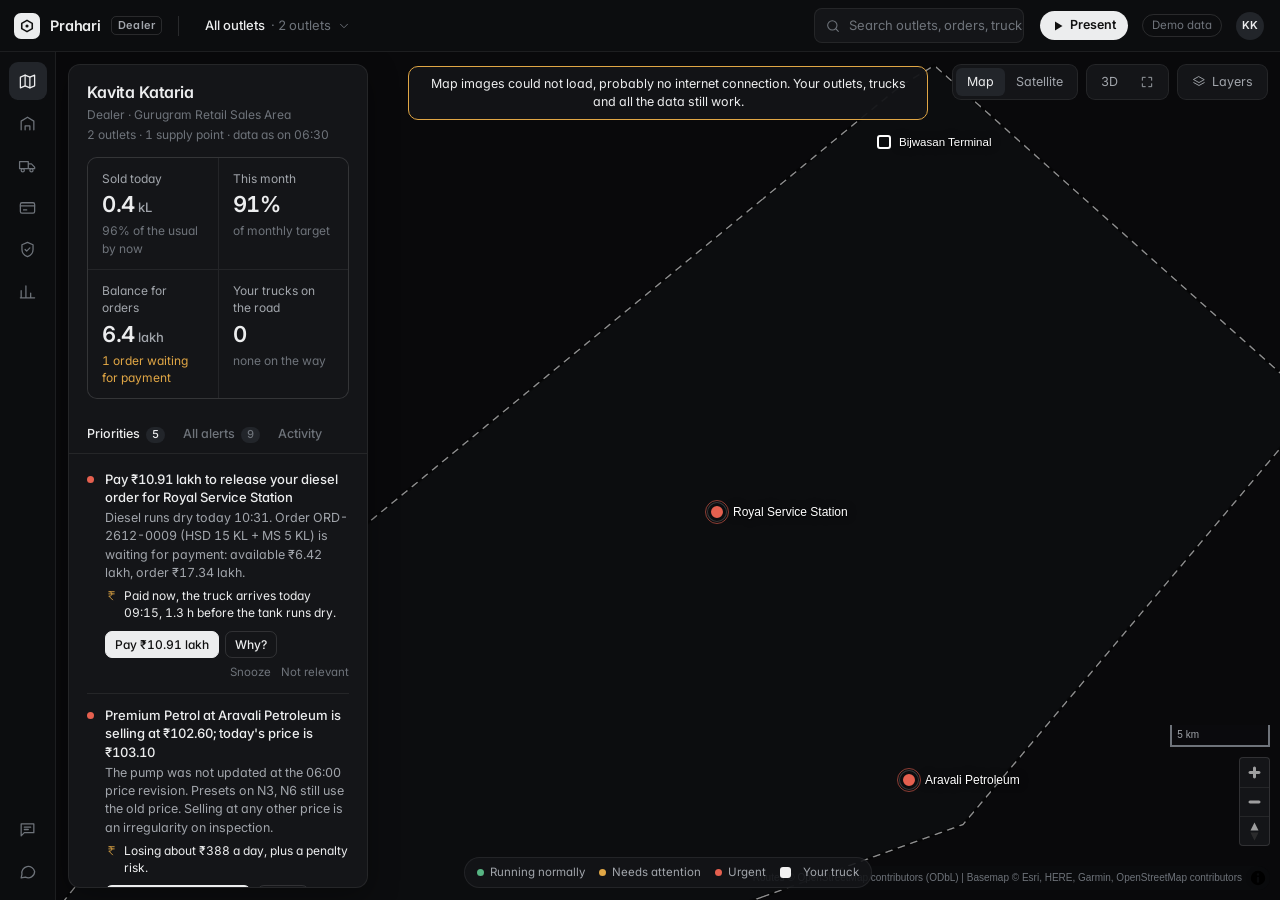
<file: poc/dealer/index.html>
<!doctype html>
<html lang="en">
<head>
<meta charset="utf-8">
<meta name="viewport" content="width=device-width, initial-scale=1, viewport-fit=cover">
<meta name="theme-color" content="#0c0d0f">
<title>Prahari · Dealer</title>
<link rel="icon" href="data:,">
<link rel="preconnect" href="https://fonts.googleapis.com">
<link rel="preconnect" href="https://fonts.gstatic.com" crossorigin>
<link href="https://fonts.googleapis.com/css2?family=Inter:wght@400;500;600;700&family=JetBrains+Mono:wght@400;500&display=swap" rel="stylesheet">
<link href="../vendor/maplibre-gl-4.7.1/maplibre-gl.css" rel="stylesheet">
<link href="../css/styles.css" rel="stylesheet">
<link href="css/dealer.css" rel="stylesheet">
</head>
<body class="dealer">
<div id="app">
  <header id="topbar">
    <div class="brand">
      <div class="brand-mark"><svg viewBox="0 0 16 16"><path d="M8 1.5 14 5v6l-6 3.5L2 11V5z" fill="none" stroke="#111" stroke-width="1.8" stroke-linejoin="round"/><circle cx="8" cy="8" r="1.8" fill="#111"/></svg></div>
      <span class="brand-name">Prahari</span>
      <span class="role-tag">Dealer</span>
    </div>
    <div class="tb-divider"></div>
    <div class="scope-wrap">
      <button class="area-select" id="areaSelect" aria-haspopup="listbox"><span id="scopeLabel">All outlets</span> <span class="faint" id="scopeSub"></span>
        <svg class="i" viewBox="0 0 24 24" style="width:14px;height:14px;color:var(--text-3)"><path d="m6 9 6 6 6-6"/></svg></button>
      <div class="menu hidden" id="scopeMenu" role="listbox"></div>
    </div>
    <button id="searchBtn" class="search">
      <svg class="i" viewBox="0 0 24 24"><circle cx="11" cy="11" r="7"/><path d="m20 20-3.5-3.5"/></svg>
      Search outlets, orders, trucks <kbd>⌘K</kbd></button>
    <div class="tb-right">
      <button class="present-btn" id="presentBtn" title="Start the guided presentation"><svg viewBox="0 0 12 12"><path d="M3 1.5v9l7.5-4.5z" fill="currentColor"/></svg>Present</button>
      <div class="seg speed" id="speedSeg" title="Demo clock speed: watch orders load, travel and arrive">
        <button data-speed="1" class="active">1×</button><button data-speed="10">10×</button><button data-speed="60">60×</button><button data-speed="300">300×</button>
      </div>
      <span class="demo-tag" title="Everything shown is generated sample data">Demo data</span>
      <span id="clock"></span>
      <div class="avatar" id="avatar"></div>
    </div>
  </header>

  <nav id="rail" aria-label="Sections">
    <button data-view="ops" data-label="Map" class="active"><svg class="i" viewBox="0 0 24 24"><path d="M9 4 3 6.5v13.5l6-2.5 6 2.5 6-2.5V4l-6 2.5z"/><path d="M9 4v13.5M15 6.5V20"/></svg></button>
    <button data-view="outlets" data-label="Outlets"><svg class="i" viewBox="0 0 24 24"><path d="M4 20V9l8-5 8 5v11"/><path d="M9 20v-5h6v5"/></svg></button>
    <button data-view="logistics" data-label="Orders & trucks"><svg class="i" viewBox="0 0 24 24"><path d="M2 7h11v9H2zM13 10h4l4 4v2h-8"/><circle cx="6" cy="18" r="2"/><circle cx="17" cy="18" r="2"/></svg></button>
    <button data-view="account" data-label="Account & payments"><svg class="i" viewBox="0 0 24 24"><rect x="3" y="6" width="18" height="13" rx="2"/><path d="M3 10h18M7 15h4"/></svg></button>
    <button data-view="compliance" data-label="Compliance"><svg class="i" viewBox="0 0 24 24"><path d="M12 3 5 6v6c0 4.5 3 7.5 7 9 4-1.5 7-4.5 7-9V6z"/><path d="m9 12 2 2 4-4"/></svg></button>
    <button data-view="analytics" data-label="Performance"><svg class="i" viewBox="0 0 24 24"><path d="M4 20V11M10 20V5M16 20v-6M21 20H3"/></svg></button>
    <div class="rail-spacer"></div>
    <button data-view="messages" data-label="Sales Officer"><svg class="i" viewBox="0 0 24 24"><path d="M4 5h16v11H8l-4 4z"/><path d="M8 9h8M8 12h5"/></svg></button>
    <button data-view="copilot" data-label="Assistant"><svg class="i" viewBox="0 0 24 24"><path d="M21 12a8 8 0 0 1-11.6 7.1L4 20l1-4.6A8 8 0 1 1 21 12z"/></svg></button>
  </nav>

  <main id="stage">
    <div id="map"></div>

    <div id="mapControls">
      <div class="seg" id="basemapSeg">
        <button data-basemap="dark" class="active">Map</button>
        <button data-basemap="sat">Satellite</button>
      </div>
      <div class="seg">
        <button id="btn3d" title="Tilt the map">3D</button>
        <button id="btnHome" title="Show all your outlets"><svg class="i" viewBox="0 0 24 24" style="width:14px;height:14px"><path d="M4 9V4h5M20 9V4h-5M4 15v5h5M20 15v5h-5"/></svg></button>
      </div>
      <div style="position:relative">
        <div class="seg"><button id="btnLayers"><svg class="i" viewBox="0 0 24 24" style="width:14px;height:14px"><path d="m12 3 9 5-9 5-9-5z"/><path d="m3 13 9 5 9-5"/></svg>Layers</button></div>
        <div class="layers-pop hidden" id="layersPop">
          <div class="lp-title">Show on map</div>
          <label>Your outlets<span class="toggle"><input type="checkbox" data-layer="outlets" checked><span></span></span></label>
          <label>Your tank trucks<span class="toggle"><input type="checkbox" data-layer="tankers" checked><span></span></span></label>
          <label>Delivery routes<span class="toggle"><input type="checkbox" data-layer="routes" checked><span></span></span></label>
          <label>Supply points<span class="toggle"><input type="checkbox" data-layer="depots" checked><span></span></span></label>
          <label>Catchment (3 km)<span class="toggle"><input type="checkbox" data-layer="catchment"><span></span></span></label>
          <label>Competitor outlets<span class="toggle"><input type="checkbox" data-layer="competitors"><span></span></span></label>
          <label>Truck road network<span class="toggle"><input type="checkbox" data-layer="roadnet"><span></span></span></label>
          <label>Sales area boundary<span class="toggle"><input type="checkbox" data-layer="area" checked><span></span></span></label>
        </div>
      </div>
    </div>

    <div id="mapNotice" class="hidden"></div>

    <div id="legend">
      <span><i class="dot ok"></i>Running normally</span>
      <span><i class="dot warn"></i>Needs attention</span>
      <span><i class="dot crit"></i>Urgent</span>
      <span><span class="lg-truck"></span>Your truck</span>
    </div>

    <aside id="leftPanel" class="panel"></aside>
    <aside id="rightPanel" class="panel hidden"></aside>
    <section id="overlay" class="overlay hidden"></section>
  </main>
</div>

<div id="palette" class="hidden">
  <div class="pal-box">
    <div class="pal-input-row"><svg class="i" viewBox="0 0 24 24"><circle cx="11" cy="11" r="7"/><path d="m20 20-3.5-3.5"/></svg><input id="palInput" placeholder="Search outlets, orders, invoices, trucks, UTRs" autocomplete="off"></div>
    <div id="palResults"></div>
  </div>
</div>
<div id="modal" class="hidden" role="dialog" aria-modal="true"><div class="modal-box"></div></div>
<div id="toasts" aria-live="polite"></div>
<div id="tooltip"></div>

<script src="../vendor/maplibre-gl-4.7.1/maplibre-gl.js"></script>
<script src="../js/roadnet.js"></script>
<script src="../js/roads.js"></script>
<script src="../js/data.js"></script>
<script src="../js/charts.js"></script>
<script src="js/config.js"></script>
<script src="js/world.js"></script>
<script src="js/engine.js"></script>
<script src="js/ui.js"></script>
<script src="js/forms.js"></script>
<script src="js/orders.js"></script>
<script src="js/account.js"></script>
<script src="js/map.js"></script>
<script src="js/panel.js"></script>
<script src="js/views.js"></script>
<script src="js/tour.js"></script>
<script src="js/main.js"></script>
</body>
</html>
</file>
<file: poc/vendor/maplibre-gl-4.7.1/maplibre-gl.css>
.maplibregl-map{font:12px/20px Helvetica Neue,Arial,Helvetica,sans-serif;overflow:hidden;position:relative;-webkit-tap-highlight-color:rgb(0 0 0/0)}.maplibregl-canvas{left:0;position:absolute;top:0}.maplibregl-map:fullscreen{height:100%;width:100%}.maplibregl-ctrl-group button.maplibregl-ctrl-compass{touch-action:none}.maplibregl-canvas-container.maplibregl-interactive,.maplibregl-ctrl-group button.maplibregl-ctrl-compass{cursor:grab;-webkit-user-select:none;-moz-user-select:none;user-select:none}.maplibregl-canvas-container.maplibregl-interactive.maplibregl-track-pointer{cursor:pointer}.maplibregl-canvas-container.maplibregl-interactive:active,.maplibregl-ctrl-group button.maplibregl-ctrl-compass:active{cursor:grabbing}.maplibregl-canvas-container.maplibregl-touch-zoom-rotate,.maplibregl-canvas-container.maplibregl-touch-zoom-rotate .maplibregl-canvas{touch-action:pan-x pan-y}.maplibregl-canvas-container.maplibregl-touch-drag-pan,.maplibregl-canvas-container.maplibregl-touch-drag-pan .maplibregl-canvas{touch-action:pinch-zoom}.maplibregl-canvas-container.maplibregl-touch-zoom-rotate.maplibregl-touch-drag-pan,.maplibregl-canvas-container.maplibregl-touch-zoom-rotate.maplibregl-touch-drag-pan .maplibregl-canvas{touch-action:none}.maplibregl-canvas-container.maplibregl-touch-drag-pan.maplibregl-cooperative-gestures,.maplibregl-canvas-container.maplibregl-touch-drag-pan.maplibregl-cooperative-gestures .maplibregl-canvas{touch-action:pan-x pan-y}.maplibregl-ctrl-bottom-left,.maplibregl-ctrl-bottom-right,.maplibregl-ctrl-top-left,.maplibregl-ctrl-top-right{pointer-events:none;position:absolute;z-index:2}.maplibregl-ctrl-top-left{left:0;top:0}.maplibregl-ctrl-top-right{right:0;top:0}.maplibregl-ctrl-bottom-left{bottom:0;left:0}.maplibregl-ctrl-bottom-right{bottom:0;right:0}.maplibregl-ctrl{clear:both;pointer-events:auto;transform:translate(0)}.maplibregl-ctrl-top-left .maplibregl-ctrl{float:left;margin:10px 0 0 10px}.maplibregl-ctrl-top-right .maplibregl-ctrl{float:right;margin:10px 10px 0 0}.maplibregl-ctrl-bottom-left .maplibregl-ctrl{float:left;margin:0 0 10px 10px}.maplibregl-ctrl-bottom-right .maplibregl-ctrl{float:right;margin:0 10px 10px 0}.maplibregl-ctrl-group{background:#fff;border-radius:4px}.maplibregl-ctrl-group:not(:empty){box-shadow:0 0 0 2px rgba(0,0,0,.1)}@media (forced-colors:active){.maplibregl-ctrl-group:not(:empty){box-shadow:0 0 0 2px ButtonText}}.maplibregl-ctrl-group button{background-color:transparent;border:0;box-sizing:border-box;cursor:pointer;display:block;height:29px;outline:none;padding:0;width:29px}.maplibregl-ctrl-group button+button{border-top:1px solid #ddd}.maplibregl-ctrl button .maplibregl-ctrl-icon{background-position:50%;background-repeat:no-repeat;display:block;height:100%;width:100%}@media (forced-colors:active){.maplibregl-ctrl-icon{background-color:transparent}.maplibregl-ctrl-group button+button{border-top:1px solid ButtonText}}.maplibregl-ctrl button::-moz-focus-inner{border:0;padding:0}.maplibregl-ctrl-attrib-button:focus,.maplibregl-ctrl-group button:focus{box-shadow:0 0 2px 2px #0096ff}.maplibregl-ctrl button:disabled{cursor:not-allowed}.maplibregl-ctrl button:disabled .maplibregl-ctrl-icon{opacity:.25}.maplibregl-ctrl button:not(:disabled):hover{background-color:rgb(0 0 0/5%)}.maplibregl-ctrl-group button:focus:focus-visible{box-shadow:0 0 2px 2px #0096ff}.maplibregl-ctrl-group button:focus:not(:focus-visible){box-shadow:none}.maplibregl-ctrl-group button:focus:first-child{border-radius:4px 4px 0 0}.maplibregl-ctrl-group button:focus:last-child{border-radius:0 0 4px 4px}.maplibregl-ctrl-group button:focus:only-child{border-radius:inherit}.maplibregl-ctrl button.maplibregl-ctrl-zoom-out .maplibregl-ctrl-icon{background-image:url("data:image/svg+xml;charset=utf-8,%3Csvg xmlns='http://www.w3.org/2000/svg' width='29' height='29' fill='%23333' viewBox='0 0 29 29'%3E%3Cpath d='M10 13c-.75 0-1.5.75-1.5 1.5S9.25 16 10 16h9c.75 0 1.5-.75 1.5-1.5S19.75 13 19 13z'/%3E%3C/svg%3E")}.maplibregl-ctrl button.maplibregl-ctrl-zoom-in .maplibregl-ctrl-icon{background-image:url("data:image/svg+xml;charset=utf-8,%3Csvg xmlns='http://www.w3.org/2000/svg' width='29' height='29' fill='%23333' viewBox='0 0 29 29'%3E%3Cpath d='M14.5 8.5c-.75 0-1.5.75-1.5 1.5v3h-3c-.75 0-1.5.75-1.5 1.5S9.25 16 10 16h3v3c0 .75.75 1.5 1.5 1.5S16 19.75 16 19v-3h3c.75 0 1.5-.75 1.5-1.5S19.75 13 19 13h-3v-3c0-.75-.75-1.5-1.5-1.5'/%3E%3C/svg%3E")}@media (forced-colors:active){.maplibregl-ctrl button.maplibregl-ctrl-zoom-out .maplibregl-ctrl-icon{background-image:url("data:image/svg+xml;charset=utf-8,%3Csvg xmlns='http://www.w3.org/2000/svg' width='29' height='29' fill='%23fff' viewBox='0 0 29 29'%3E%3Cpath d='M10 13c-.75 0-1.5.75-1.5 1.5S9.25 16 10 16h9c.75 0 1.5-.75 1.5-1.5S19.75 13 19 13z'/%3E%3C/svg%3E")}.maplibregl-ctrl button.maplibregl-ctrl-zoom-in .maplibregl-ctrl-icon{background-image:url("data:image/svg+xml;charset=utf-8,%3Csvg xmlns='http://www.w3.org/2000/svg' width='29' height='29' fill='%23fff' viewBox='0 0 29 29'%3E%3Cpath d='M14.5 8.5c-.75 0-1.5.75-1.5 1.5v3h-3c-.75 0-1.5.75-1.5 1.5S9.25 16 10 16h3v3c0 .75.75 1.5 1.5 1.5S16 19.75 16 19v-3h3c.75 0 1.5-.75 1.5-1.5S19.75 13 19 13h-3v-3c0-.75-.75-1.5-1.5-1.5'/%3E%3C/svg%3E")}}@media (forced-colors:active) and (prefers-color-scheme:light){.maplibregl-ctrl button.maplibregl-ctrl-zoom-out .maplibregl-ctrl-icon{background-image:url("data:image/svg+xml;charset=utf-8,%3Csvg xmlns='http://www.w3.org/2000/svg' width='29' height='29' viewBox='0 0 29 29'%3E%3Cpath d='M10 13c-.75 0-1.5.75-1.5 1.5S9.25 16 10 16h9c.75 0 1.5-.75 1.5-1.5S19.75 13 19 13z'/%3E%3C/svg%3E")}.maplibregl-ctrl button.maplibregl-ctrl-zoom-in .maplibregl-ctrl-icon{background-image:url("data:image/svg+xml;charset=utf-8,%3Csvg xmlns='http://www.w3.org/2000/svg' width='29' height='29' viewBox='0 0 29 29'%3E%3Cpath d='M14.5 8.5c-.75 0-1.5.75-1.5 1.5v3h-3c-.75 0-1.5.75-1.5 1.5S9.25 16 10 16h3v3c0 .75.75 1.5 1.5 1.5S16 19.75 16 19v-3h3c.75 0 1.5-.75 1.5-1.5S19.75 13 19 13h-3v-3c0-.75-.75-1.5-1.5-1.5'/%3E%3C/svg%3E")}}.maplibregl-ctrl button.maplibregl-ctrl-fullscreen .maplibregl-ctrl-icon{background-image:url("data:image/svg+xml;charset=utf-8,%3Csvg xmlns='http://www.w3.org/2000/svg' width='29' height='29' fill='%23333' viewBox='0 0 29 29'%3E%3Cpath d='M24 16v5.5c0 1.75-.75 2.5-2.5 2.5H16v-1l3-1.5-4-5.5 1-1 5.5 4 1.5-3zM6 16l1.5 3 5.5-4 1 1-4 5.5 3 1.5v1H7.5C5.75 24 5 23.25 5 21.5V16zm7-11v1l-3 1.5 4 5.5-1 1-5.5-4L6 13H5V7.5C5 5.75 5.75 5 7.5 5zm11 2.5c0-1.75-.75-2.5-2.5-2.5H16v1l3 1.5-4 5.5 1 1 5.5-4 1.5 3h1z'/%3E%3C/svg%3E")}.maplibregl-ctrl button.maplibregl-ctrl-shrink .maplibregl-ctrl-icon{background-image:url("data:image/svg+xml;charset=utf-8,%3Csvg xmlns='http://www.w3.org/2000/svg' width='29' height='29' viewBox='0 0 29 29'%3E%3Cpath d='M18.5 16c-1.75 0-2.5.75-2.5 2.5V24h1l1.5-3 5.5 4 1-1-4-5.5 3-1.5v-1zM13 18.5c0-1.75-.75-2.5-2.5-2.5H5v1l3 1.5L4 24l1 1 5.5-4 1.5 3h1zm3-8c0 1.75.75 2.5 2.5 2.5H24v-1l-3-1.5L25 5l-1-1-5.5 4L17 5h-1zM10.5 13c1.75 0 2.5-.75 2.5-2.5V5h-1l-1.5 3L5 4 4 5l4 5.5L5 12v1z'/%3E%3C/svg%3E")}@media (forced-colors:active){.maplibregl-ctrl button.maplibregl-ctrl-fullscreen .maplibregl-ctrl-icon{background-image:url("data:image/svg+xml;charset=utf-8,%3Csvg xmlns='http://www.w3.org/2000/svg' width='29' height='29' fill='%23fff' viewBox='0 0 29 29'%3E%3Cpath d='M24 16v5.5c0 1.75-.75 2.5-2.5 2.5H16v-1l3-1.5-4-5.5 1-1 5.5 4 1.5-3zM6 16l1.5 3 5.5-4 1 1-4 5.5 3 1.5v1H7.5C5.75 24 5 23.25 5 21.5V16zm7-11v1l-3 1.5 4 5.5-1 1-5.5-4L6 13H5V7.5C5 5.75 5.75 5 7.5 5zm11 2.5c0-1.75-.75-2.5-2.5-2.5H16v1l3 1.5-4 5.5 1 1 5.5-4 1.5 3h1z'/%3E%3C/svg%3E")}.maplibregl-ctrl button.maplibregl-ctrl-shrink .maplibregl-ctrl-icon{background-image:url("data:image/svg+xml;charset=utf-8,%3Csvg xmlns='http://www.w3.org/2000/svg' width='29' height='29' fill='%23fff' viewBox='0 0 29 29'%3E%3Cpath d='M18.5 16c-1.75 0-2.5.75-2.5 2.5V24h1l1.5-3 5.5 4 1-1-4-5.5 3-1.5v-1zM13 18.5c0-1.75-.75-2.5-2.5-2.5H5v1l3 1.5L4 24l1 1 5.5-4 1.5 3h1zm3-8c0 1.75.75 2.5 2.5 2.5H24v-1l-3-1.5L25 5l-1-1-5.5 4L17 5h-1zM10.5 13c1.75 0 2.5-.75 2.5-2.5V5h-1l-1.5 3L5 4 4 5l4 5.5L5 12v1z'/%3E%3C/svg%3E")}}@media (forced-colors:active) and (prefers-color-scheme:light){.maplibregl-ctrl button.maplibregl-ctrl-fullscreen .maplibregl-ctrl-icon{background-image:url("data:image/svg+xml;charset=utf-8,%3Csvg xmlns='http://www.w3.org/2000/svg' width='29' height='29' viewBox='0 0 29 29'%3E%3Cpath d='M24 16v5.5c0 1.75-.75 2.5-2.5 2.5H16v-1l3-1.5-4-5.5 1-1 5.5 4 1.5-3zM6 16l1.5 3 5.5-4 1 1-4 5.5 3 1.5v1H7.5C5.75 24 5 23.25 5 21.5V16zm7-11v1l-3 1.5 4 5.5-1 1-5.5-4L6 13H5V7.5C5 5.75 5.75 5 7.5 5zm11 2.5c0-1.75-.75-2.5-2.5-2.5H16v1l3 1.5-4 5.5 1 1 5.5-4 1.5 3h1z'/%3E%3C/svg%3E")}.maplibregl-ctrl button.maplibregl-ctrl-shrink .maplibregl-ctrl-icon{background-image:url("data:image/svg+xml;charset=utf-8,%3Csvg xmlns='http://www.w3.org/2000/svg' width='29' height='29' viewBox='0 0 29 29'%3E%3Cpath d='M18.5 16c-1.75 0-2.5.75-2.5 2.5V24h1l1.5-3 5.5 4 1-1-4-5.5 3-1.5v-1zM13 18.5c0-1.75-.75-2.5-2.5-2.5H5v1l3 1.5L4 24l1 1 5.5-4 1.5 3h1zm3-8c0 1.75.75 2.5 2.5 2.5H24v-1l-3-1.5L25 5l-1-1-5.5 4L17 5h-1zM10.5 13c1.75 0 2.5-.75 2.5-2.5V5h-1l-1.5 3L5 4 4 5l4 5.5L5 12v1z'/%3E%3C/svg%3E")}}.maplibregl-ctrl button.maplibregl-ctrl-compass .maplibregl-ctrl-icon{background-image:url("data:image/svg+xml;charset=utf-8,%3Csvg xmlns='http://www.w3.org/2000/svg' width='29' height='29' fill='%23333' viewBox='0 0 29 29'%3E%3Cpath d='m10.5 14 4-8 4 8z'/%3E%3Cpath fill='%23ccc' d='m10.5 16 4 8 4-8z'/%3E%3C/svg%3E")}@media (forced-colors:active){.maplibregl-ctrl button.maplibregl-ctrl-compass .maplibregl-ctrl-icon{background-image:url("data:image/svg+xml;charset=utf-8,%3Csvg xmlns='http://www.w3.org/2000/svg' width='29' height='29' fill='%23fff' viewBox='0 0 29 29'%3E%3Cpath d='m10.5 14 4-8 4 8z'/%3E%3Cpath fill='%23ccc' d='m10.5 16 4 8 4-8z'/%3E%3C/svg%3E")}}@media (forced-colors:active) and (prefers-color-scheme:light){.maplibregl-ctrl button.maplibregl-ctrl-compass .maplibregl-ctrl-icon{background-image:url("data:image/svg+xml;charset=utf-8,%3Csvg xmlns='http://www.w3.org/2000/svg' width='29' height='29' viewBox='0 0 29 29'%3E%3Cpath d='m10.5 14 4-8 4 8z'/%3E%3Cpath fill='%23ccc' d='m10.5 16 4 8 4-8z'/%3E%3C/svg%3E")}}.maplibregl-ctrl button.maplibregl-ctrl-terrain .maplibregl-ctrl-icon{background-image:url("data:image/svg+xml;charset=utf-8,%3Csvg xmlns='http://www.w3.org/2000/svg' width='22' height='22' fill='%23333' viewBox='0 0 22 22'%3E%3Cpath d='m1.754 13.406 4.453-4.851 3.09 3.09 3.281 3.277.969-.969-3.309-3.312 3.844-4.121 6.148 6.886h1.082v-.855l-7.207-8.07-4.84 5.187L6.169 6.57l-5.48 5.965v.871ZM.688 16.844h20.625v1.375H.688Zm0 0'/%3E%3C/svg%3E")}.maplibregl-ctrl button.maplibregl-ctrl-terrain-enabled .maplibregl-ctrl-icon{background-image:url("data:image/svg+xml;charset=utf-8,%3Csvg xmlns='http://www.w3.org/2000/svg' width='22' height='22' fill='%2333b5e5' viewBox='0 0 22 22'%3E%3Cpath d='m1.754 13.406 4.453-4.851 3.09 3.09 3.281 3.277.969-.969-3.309-3.312 3.844-4.121 6.148 6.886h1.082v-.855l-7.207-8.07-4.84 5.187L6.169 6.57l-5.48 5.965v.871ZM.688 16.844h20.625v1.375H.688Zm0 0'/%3E%3C/svg%3E")}.maplibregl-ctrl button.maplibregl-ctrl-geolocate .maplibregl-ctrl-icon{background-image:url("data:image/svg+xml;charset=utf-8,%3Csvg xmlns='http://www.w3.org/2000/svg' width='29' height='29' fill='%23333' viewBox='0 0 20 20'%3E%3Cpath d='M10 4C9 4 9 5 9 5v.1A5 5 0 0 0 5.1 9H5s-1 0-1 1 1 1 1 1h.1A5 5 0 0 0 9 14.9v.1s0 1 1 1 1-1 1-1v-.1a5 5 0 0 0 3.9-3.9h.1s1 0 1-1-1-1-1-1h-.1A5 5 0 0 0 11 5.1V5s0-1-1-1m0 2.5a3.5 3.5 0 1 1 0 7 3.5 3.5 0 1 1 0-7'/%3E%3Ccircle cx='10' cy='10' r='2'/%3E%3C/svg%3E")}.maplibregl-ctrl button.maplibregl-ctrl-geolocate:disabled .maplibregl-ctrl-icon{background-image:url("data:image/svg+xml;charset=utf-8,%3Csvg xmlns='http://www.w3.org/2000/svg' width='29' height='29' fill='%23aaa' viewBox='0 0 20 20'%3E%3Cpath d='M10 4C9 4 9 5 9 5v.1A5 5 0 0 0 5.1 9H5s-1 0-1 1 1 1 1 1h.1A5 5 0 0 0 9 14.9v.1s0 1 1 1 1-1 1-1v-.1a5 5 0 0 0 3.9-3.9h.1s1 0 1-1-1-1-1-1h-.1A5 5 0 0 0 11 5.1V5s0-1-1-1m0 2.5a3.5 3.5 0 1 1 0 7 3.5 3.5 0 1 1 0-7'/%3E%3Ccircle cx='10' cy='10' r='2'/%3E%3Cpath fill='red' d='m14 5 1 1-9 9-1-1z'/%3E%3C/svg%3E")}.maplibregl-ctrl button.maplibregl-ctrl-geolocate.maplibregl-ctrl-geolocate-active .maplibregl-ctrl-icon{background-image:url("data:image/svg+xml;charset=utf-8,%3Csvg xmlns='http://www.w3.org/2000/svg' width='29' height='29' fill='%2333b5e5' viewBox='0 0 20 20'%3E%3Cpath d='M10 4C9 4 9 5 9 5v.1A5 5 0 0 0 5.1 9H5s-1 0-1 1 1 1 1 1h.1A5 5 0 0 0 9 14.9v.1s0 1 1 1 1-1 1-1v-.1a5 5 0 0 0 3.9-3.9h.1s1 0 1-1-1-1-1-1h-.1A5 5 0 0 0 11 5.1V5s0-1-1-1m0 2.5a3.5 3.5 0 1 1 0 7 3.5 3.5 0 1 1 0-7'/%3E%3Ccircle cx='10' cy='10' r='2'/%3E%3C/svg%3E")}.maplibregl-ctrl button.maplibregl-ctrl-geolocate.maplibregl-ctrl-geolocate-active-error .maplibregl-ctrl-icon{background-image:url("data:image/svg+xml;charset=utf-8,%3Csvg xmlns='http://www.w3.org/2000/svg' width='29' height='29' fill='%23e58978' viewBox='0 0 20 20'%3E%3Cpath d='M10 4C9 4 9 5 9 5v.1A5 5 0 0 0 5.1 9H5s-1 0-1 1 1 1 1 1h.1A5 5 0 0 0 9 14.9v.1s0 1 1 1 1-1 1-1v-.1a5 5 0 0 0 3.9-3.9h.1s1 0 1-1-1-1-1-1h-.1A5 5 0 0 0 11 5.1V5s0-1-1-1m0 2.5a3.5 3.5 0 1 1 0 7 3.5 3.5 0 1 1 0-7'/%3E%3Ccircle cx='10' cy='10' r='2'/%3E%3C/svg%3E")}.maplibregl-ctrl button.maplibregl-ctrl-geolocate.maplibregl-ctrl-geolocate-background .maplibregl-ctrl-icon{background-image:url("data:image/svg+xml;charset=utf-8,%3Csvg xmlns='http://www.w3.org/2000/svg' width='29' height='29' fill='%2333b5e5' viewBox='0 0 20 20'%3E%3Cpath d='M10 4C9 4 9 5 9 5v.1A5 5 0 0 0 5.1 9H5s-1 0-1 1 1 1 1 1h.1A5 5 0 0 0 9 14.9v.1s0 1 1 1 1-1 1-1v-.1a5 5 0 0 0 3.9-3.9h.1s1 0 1-1-1-1-1-1h-.1A5 5 0 0 0 11 5.1V5s0-1-1-1m0 2.5a3.5 3.5 0 1 1 0 7 3.5 3.5 0 1 1 0-7'/%3E%3C/svg%3E")}.maplibregl-ctrl button.maplibregl-ctrl-geolocate.maplibregl-ctrl-geolocate-background-error .maplibregl-ctrl-icon{background-image:url("data:image/svg+xml;charset=utf-8,%3Csvg xmlns='http://www.w3.org/2000/svg' width='29' height='29' fill='%23e54e33' viewBox='0 0 20 20'%3E%3Cpath d='M10 4C9 4 9 5 9 5v.1A5 5 0 0 0 5.1 9H5s-1 0-1 1 1 1 1 1h.1A5 5 0 0 0 9 14.9v.1s0 1 1 1 1-1 1-1v-.1a5 5 0 0 0 3.9-3.9h.1s1 0 1-1-1-1-1-1h-.1A5 5 0 0 0 11 5.1V5s0-1-1-1m0 2.5a3.5 3.5 0 1 1 0 7 3.5 3.5 0 1 1 0-7'/%3E%3C/svg%3E")}.maplibregl-ctrl button.maplibregl-ctrl-geolocate.maplibregl-ctrl-geolocate-waiting .maplibregl-ctrl-icon{animation:maplibregl-spin 2s linear infinite}@media (forced-colors:active){.maplibregl-ctrl button.maplibregl-ctrl-geolocate .maplibregl-ctrl-icon{background-image:url("data:image/svg+xml;charset=utf-8,%3Csvg xmlns='http://www.w3.org/2000/svg' width='29' height='29' fill='%23fff' viewBox='0 0 20 20'%3E%3Cpath d='M10 4C9 4 9 5 9 5v.1A5 5 0 0 0 5.1 9H5s-1 0-1 1 1 1 1 1h.1A5 5 0 0 0 9 14.9v.1s0 1 1 1 1-1 1-1v-.1a5 5 0 0 0 3.9-3.9h.1s1 0 1-1-1-1-1-1h-.1A5 5 0 0 0 11 5.1V5s0-1-1-1m0 2.5a3.5 3.5 0 1 1 0 7 3.5 3.5 0 1 1 0-7'/%3E%3Ccircle cx='10' cy='10' r='2'/%3E%3C/svg%3E")}.maplibregl-ctrl button.maplibregl-ctrl-geolocate:disabled .maplibregl-ctrl-icon{background-image:url("data:image/svg+xml;charset=utf-8,%3Csvg xmlns='http://www.w3.org/2000/svg' width='29' height='29' fill='%23999' viewBox='0 0 20 20'%3E%3Cpath d='M10 4C9 4 9 5 9 5v.1A5 5 0 0 0 5.1 9H5s-1 0-1 1 1 1 1 1h.1A5 5 0 0 0 9 14.9v.1s0 1 1 1 1-1 1-1v-.1a5 5 0 0 0 3.9-3.9h.1s1 0 1-1-1-1-1-1h-.1A5 5 0 0 0 11 5.1V5s0-1-1-1m0 2.5a3.5 3.5 0 1 1 0 7 3.5 3.5 0 1 1 0-7'/%3E%3Ccircle cx='10' cy='10' r='2'/%3E%3Cpath fill='red' d='m14 5 1 1-9 9-1-1z'/%3E%3C/svg%3E")}.maplibregl-ctrl button.maplibregl-ctrl-geolocate.maplibregl-ctrl-geolocate-active .maplibregl-ctrl-icon{background-image:url("data:image/svg+xml;charset=utf-8,%3Csvg xmlns='http://www.w3.org/2000/svg' width='29' height='29' fill='%2333b5e5' viewBox='0 0 20 20'%3E%3Cpath d='M10 4C9 4 9 5 9 5v.1A5 5 0 0 0 5.1 9H5s-1 0-1 1 1 1 1 1h.1A5 5 0 0 0 9 14.9v.1s0 1 1 1 1-1 1-1v-.1a5 5 0 0 0 3.9-3.9h.1s1 0 1-1-1-1-1-1h-.1A5 5 0 0 0 11 5.1V5s0-1-1-1m0 2.5a3.5 3.5 0 1 1 0 7 3.5 3.5 0 1 1 0-7'/%3E%3Ccircle cx='10' cy='10' r='2'/%3E%3C/svg%3E")}.maplibregl-ctrl button.maplibregl-ctrl-geolocate.maplibregl-ctrl-geolocate-active-error .maplibregl-ctrl-icon{background-image:url("data:image/svg+xml;charset=utf-8,%3Csvg xmlns='http://www.w3.org/2000/svg' width='29' height='29' fill='%23e58978' viewBox='0 0 20 20'%3E%3Cpath d='M10 4C9 4 9 5 9 5v.1A5 5 0 0 0 5.1 9H5s-1 0-1 1 1 1 1 1h.1A5 5 0 0 0 9 14.9v.1s0 1 1 1 1-1 1-1v-.1a5 5 0 0 0 3.9-3.9h.1s1 0 1-1-1-1-1-1h-.1A5 5 0 0 0 11 5.1V5s0-1-1-1m0 2.5a3.5 3.5 0 1 1 0 7 3.5 3.5 0 1 1 0-7'/%3E%3Ccircle cx='10' cy='10' r='2'/%3E%3C/svg%3E")}.maplibregl-ctrl button.maplibregl-ctrl-geolocate.maplibregl-ctrl-geolocate-background .maplibregl-ctrl-icon{background-image:url("data:image/svg+xml;charset=utf-8,%3Csvg xmlns='http://www.w3.org/2000/svg' width='29' height='29' fill='%2333b5e5' viewBox='0 0 20 20'%3E%3Cpath d='M10 4C9 4 9 5 9 5v.1A5 5 0 0 0 5.1 9H5s-1 0-1 1 1 1 1 1h.1A5 5 0 0 0 9 14.9v.1s0 1 1 1 1-1 1-1v-.1a5 5 0 0 0 3.9-3.9h.1s1 0 1-1-1-1-1-1h-.1A5 5 0 0 0 11 5.1V5s0-1-1-1m0 2.5a3.5 3.5 0 1 1 0 7 3.5 3.5 0 1 1 0-7'/%3E%3C/svg%3E")}.maplibregl-ctrl button.maplibregl-ctrl-geolocate.maplibregl-ctrl-geolocate-background-error .maplibregl-ctrl-icon{background-image:url("data:image/svg+xml;charset=utf-8,%3Csvg xmlns='http://www.w3.org/2000/svg' width='29' height='29' fill='%23e54e33' viewBox='0 0 20 20'%3E%3Cpath d='M10 4C9 4 9 5 9 5v.1A5 5 0 0 0 5.1 9H5s-1 0-1 1 1 1 1 1h.1A5 5 0 0 0 9 14.9v.1s0 1 1 1 1-1 1-1v-.1a5 5 0 0 0 3.9-3.9h.1s1 0 1-1-1-1-1-1h-.1A5 5 0 0 0 11 5.1V5s0-1-1-1m0 2.5a3.5 3.5 0 1 1 0 7 3.5 3.5 0 1 1 0-7'/%3E%3C/svg%3E")}}@media (forced-colors:active) and (prefers-color-scheme:light){.maplibregl-ctrl button.maplibregl-ctrl-geolocate .maplibregl-ctrl-icon{background-image:url("data:image/svg+xml;charset=utf-8,%3Csvg xmlns='http://www.w3.org/2000/svg' width='29' height='29' viewBox='0 0 20 20'%3E%3Cpath d='M10 4C9 4 9 5 9 5v.1A5 5 0 0 0 5.1 9H5s-1 0-1 1 1 1 1 1h.1A5 5 0 0 0 9 14.9v.1s0 1 1 1 1-1 1-1v-.1a5 5 0 0 0 3.9-3.9h.1s1 0 1-1-1-1-1-1h-.1A5 5 0 0 0 11 5.1V5s0-1-1-1m0 2.5a3.5 3.5 0 1 1 0 7 3.5 3.5 0 1 1 0-7'/%3E%3Ccircle cx='10' cy='10' r='2'/%3E%3C/svg%3E")}.maplibregl-ctrl button.maplibregl-ctrl-geolocate:disabled .maplibregl-ctrl-icon{background-image:url("data:image/svg+xml;charset=utf-8,%3Csvg xmlns='http://www.w3.org/2000/svg' width='29' height='29' fill='%23666' viewBox='0 0 20 20'%3E%3Cpath d='M10 4C9 4 9 5 9 5v.1A5 5 0 0 0 5.1 9H5s-1 0-1 1 1 1 1 1h.1A5 5 0 0 0 9 14.9v.1s0 1 1 1 1-1 1-1v-.1a5 5 0 0 0 3.9-3.9h.1s1 0 1-1-1-1-1-1h-.1A5 5 0 0 0 11 5.1V5s0-1-1-1m0 2.5a3.5 3.5 0 1 1 0 7 3.5 3.5 0 1 1 0-7'/%3E%3Ccircle cx='10' cy='10' r='2'/%3E%3Cpath fill='red' d='m14 5 1 1-9 9-1-1z'/%3E%3C/svg%3E")}}@keyframes maplibregl-spin{0%{transform:rotate(0deg)}to{transform:rotate(1turn)}}a.maplibregl-ctrl-logo{background-image:url("data:image/svg+xml;charset=utf-8,%3Csvg xmlns='http://www.w3.org/2000/svg' width='88' height='23' fill='none'%3E%3Cpath fill='%23000' fill-opacity='.4' fill-rule='evenodd' d='M17.408 16.796h-1.827l2.501-12.095h.198l3.324 6.533.988 2.19.988-2.19 3.258-6.533h.181l2.6 12.095h-1.81l-1.218-5.644-.362-1.71-.658 1.71-2.929 5.644h-.098l-2.914-5.644-.757-1.71-.345 1.71zm1.958-3.42-.726 3.663a1.255 1.255 0 0 1-1.232 1.011h-1.827a1.255 1.255 0 0 1-1.229-1.509l2.501-12.095a1.255 1.255 0 0 1 1.23-1.001h.197a1.25 1.25 0 0 1 1.12.685l3.19 6.273 3.125-6.263a1.25 1.25 0 0 1 1.123-.695h.181a1.255 1.255 0 0 1 1.227.991l1.443 6.71a5 5 0 0 1 .314-.787l.009-.016a4.6 4.6 0 0 1 1.777-1.887c.782-.46 1.668-.667 2.611-.667a4.6 4.6 0 0 1 1.7.32l.306.134c.21-.16.474-.256.759-.256h1.694a1.255 1.255 0 0 1 1.212.925 1.255 1.255 0 0 1 1.212-.925h1.711c.284 0 .545.094.755.252.613-.3 1.312-.45 2.075-.45 1.356 0 2.557.445 3.482 1.4q.47.48.763 1.064V4.701a1.255 1.255 0 0 1 1.255-1.255h1.86A1.255 1.255 0 0 1 54.44 4.7v9.194h2.217c.19 0 .37.043.532.118v-4.77c0-.356.147-.678.385-.906a2.42 2.42 0 0 1-.682-1.71c0-.665.267-1.253.735-1.7a2.45 2.45 0 0 1 1.722-.674 2.43 2.43 0 0 1 1.705.675q.318.302.504.683V4.7a1.255 1.255 0 0 1 1.255-1.255h1.744A1.255 1.255 0 0 1 65.812 4.7v3.335a4.8 4.8 0 0 1 1.526-.246c.938 0 1.817.214 2.59.69a4.47 4.47 0 0 1 1.67 1.743v-.98a1.255 1.255 0 0 1 1.256-1.256h1.777c.233 0 .451.064.639.174a3.4 3.4 0 0 1 1.567-.372c.346 0 .861.02 1.285.232a1.25 1.25 0 0 1 .689 1.004 4.7 4.7 0 0 1 .853-.588c.795-.44 1.675-.647 2.61-.647 1.385 0 2.65.39 3.525 1.396.836.938 1.168 2.173 1.168 3.528q-.001.515-.056 1.051a1.255 1.255 0 0 1-.947 1.09l.408.952a1.255 1.255 0 0 1-.477 1.552c-.418.268-.92.463-1.458.612-.613.171-1.304.244-2.049.244-1.06 0-2.043-.207-2.886-.698l-.015-.008c-.798-.48-1.419-1.135-1.818-1.963l-.004-.008a5.8 5.8 0 0 1-.548-2.512q0-.429.053-.843a1.3 1.3 0 0 1-.333-.086l-.166-.004c-.223 0-.426.062-.643.228-.03.024-.142.139-.142.59v3.883a1.255 1.255 0 0 1-1.256 1.256h-1.777a1.255 1.255 0 0 1-1.256-1.256V15.69l-.032.057a4.8 4.8 0 0 1-1.86 1.833 5.04 5.04 0 0 1-2.484.634 4.5 4.5 0 0 1-1.935-.424 1.25 1.25 0 0 1-.764.258h-1.71a1.255 1.255 0 0 1-1.256-1.255V7.687a2.4 2.4 0 0 1-.428.625c.253.23.412.561.412.93v7.553a1.255 1.255 0 0 1-1.256 1.255h-1.843a1.25 1.25 0 0 1-.894-.373c-.228.23-.544.373-.894.373H51.32a1.255 1.255 0 0 1-1.256-1.255v-1.251l-.061.117a4.7 4.7 0 0 1-1.782 1.884 4.77 4.77 0 0 1-2.485.67 5.6 5.6 0 0 1-1.485-.188l.009 2.764a1.255 1.255 0 0 1-1.255 1.259h-1.729a1.255 1.255 0 0 1-1.255-1.255v-3.537a1.255 1.255 0 0 1-1.167.793h-1.679a1.25 1.25 0 0 1-.77-.263 4.5 4.5 0 0 1-1.945.429c-.885 0-1.724-.21-2.495-.632l-.017-.01a5 5 0 0 1-1.081-.836 1.255 1.255 0 0 1-1.254 1.312h-1.81a1.255 1.255 0 0 1-1.228-.99l-.782-3.625-2.044 3.939a1.25 1.25 0 0 1-1.115.676h-.098a1.25 1.25 0 0 1-1.116-.68l-2.061-3.994zM35.92 16.63l.207-.114.223-.15q.493-.356.735-.785l.061-.118.033 1.332h1.678V9.242h-1.694l-.033 1.267q-.133-.329-.526-.658l-.032-.028a3.2 3.2 0 0 0-.668-.428l-.27-.12a3.3 3.3 0 0 0-1.235-.23q-1.136-.001-1.974.493a3.36 3.36 0 0 0-1.3 1.382q-.445.89-.444 2.074 0 1.2.51 2.107a3.8 3.8 0 0 0 1.382 1.381 3.9 3.9 0 0 0 1.893.477q.795 0 1.455-.33zm-2.789-5.38q-.576.675-.575 1.762 0 1.102.559 1.794.576.675 1.645.675a2.25 2.25 0 0 0 .934-.19 2.2 2.2 0 0 0 .468-.29l.178-.161a2.2 2.2 0 0 0 .397-.561q.244-.5.244-1.15v-.115q0-.708-.296-1.267l-.043-.077a2.2 2.2 0 0 0-.633-.709l-.13-.086-.047-.028a2.1 2.1 0 0 0-1.073-.285q-1.052 0-1.629.692zm2.316 2.706c.163-.17.28-.407.28-.83v-.114c0-.292-.06-.508-.15-.68a.96.96 0 0 0-.353-.389.85.85 0 0 0-.464-.127c-.4 0-.56.114-.664.239l-.01.012c-.148.174-.275.45-.275.945 0 .506.122.801.27.99.097.11.266.224.68.224.303 0 .504-.09.687-.269zm7.545 1.705a2.6 2.6 0 0 0 .331.423q.319.33.755.548l.173.074q.65.255 1.49.255 1.02 0 1.844-.493a3.45 3.45 0 0 0 1.316-1.4q.493-.904.493-2.089 0-1.909-.988-2.913-.988-1.02-2.584-1.02-.898 0-1.575.347a3 3 0 0 0-.415.262l-.199.166a3.4 3.4 0 0 0-.64.82V9.242h-1.712v11.553h1.729l-.017-5.134zm.53-1.138q.206.29.48.5l.155.11.053.034q.51.296 1.119.297 1.07 0 1.645-.675.577-.69.576-1.762 0-1.119-.576-1.777-.558-.675-1.645-.675-.435 0-.835.16a2 2 0 0 0-.284.136 2 2 0 0 0-.363.254 2.2 2.2 0 0 0-.46.569l-.082.162a2.6 2.6 0 0 0-.213 1.072v.115q0 .707.296 1.267l.135.211zm.964-.818a1.1 1.1 0 0 0 .367.385.94.94 0 0 0 .476.118c.423 0 .59-.117.687-.23.159-.194.28-.478.28-.95 0-.53-.133-.8-.266-.952l-.021-.025c-.078-.094-.231-.221-.68-.221a1 1 0 0 0-.503.135l-.012.007a.86.86 0 0 0-.335.343c-.073.133-.132.324-.132.614v.115a1.4 1.4 0 0 0 .14.66zm15.7-6.222q.347-.346.346-.856a1.05 1.05 0 0 0-.345-.79 1.18 1.18 0 0 0-.84-.329q-.51 0-.855.33a1.05 1.05 0 0 0-.346.79q0 .51.346.855.345.346.856.346.51 0 .839-.346zm4.337 9.314.033-1.332q.191.403.59.747l.098.081a4 4 0 0 0 .316.224l.223.122a3.2 3.2 0 0 0 1.44.322 3.8 3.8 0 0 0 1.875-.477 3.5 3.5 0 0 0 1.382-1.366q.527-.89.526-2.09 0-1.184-.444-2.073a3.24 3.24 0 0 0-1.283-1.399q-.823-.51-1.942-.51a3.5 3.5 0 0 0-1.527.344l-.086.043-.165.09a3 3 0 0 0-.33.214q-.432.315-.656.707a2 2 0 0 0-.099.198l.082-1.283V4.701h-1.744v12.095zm.473-2.509a2.5 2.5 0 0 0 .566.7q.117.098.245.18l.144.08a2.1 2.1 0 0 0 .975.232q1.07 0 1.645-.675.576-.69.576-1.778 0-1.102-.576-1.777-.56-.691-1.645-.692a2.2 2.2 0 0 0-1.015.235q-.22.113-.415.282l-.15.142a2.1 2.1 0 0 0-.42.594q-.223.479-.223 1.1v.115q0 .705.293 1.26zm2.616-.293c.157-.191.28-.479.28-.967 0-.51-.13-.79-.276-.961l-.021-.026c-.082-.1-.232-.225-.67-.225a.87.87 0 0 0-.681.279l-.012.011c-.154.155-.274.38-.274.807v.115c0 .285.057.499.144.669a1.1 1.1 0 0 0 .367.405c.137.082.28.123.455.123.423 0 .59-.118.686-.23zm8.266-3.013q.345-.13.724-.14l.069-.002q.493 0 .642.099l.247-1.794q-.196-.099-.717-.099a2.3 2.3 0 0 0-.545.063 2 2 0 0 0-.411.148 2.2 2.2 0 0 0-.4.249 2.5 2.5 0 0 0-.485.499 2.7 2.7 0 0 0-.32.581l-.05.137v-1.48h-1.778v7.553h1.777v-3.884q0-.546.159-.943a1.5 1.5 0 0 1 .466-.636 2.5 2.5 0 0 1 .399-.253 2 2 0 0 1 .224-.099zm9.784 2.656.05-.922q0-1.743-.856-2.698-.838-.97-2.584-.97-1.119-.001-2.007.493a3.46 3.46 0 0 0-1.4 1.382q-.493.906-.493 2.106 0 1.07.428 1.975.428.89 1.332 1.432.906.526 2.255.526.973 0 1.668-.185l.044-.012.135-.04q.613-.184.984-.421l-.542-1.267q-.3.162-.642.274l-.297.087q-.51.131-1.3.131-.954 0-1.497-.444a1.6 1.6 0 0 1-.192-.193q-.366-.44-.512-1.234l-.004-.021zm-5.427-1.256-.003.022h3.752v-.138q-.011-.727-.288-1.118a1 1 0 0 0-.156-.176q-.46-.428-1.316-.428-.986 0-1.494.604-.379.45-.494 1.234zm-27.053 2.77V4.7h-1.86v12.095h5.333V15.15zm7.103-5.908v7.553h-1.843V9.242h1.843z'/%3E%3Cpath fill='%23fff' d='m19.63 11.151-.757-1.71-.345 1.71-1.12 5.644h-1.827L18.083 4.7h.197l3.325 6.533.988 2.19.988-2.19L26.839 4.7h.181l2.6 12.095h-1.81l-1.218-5.644-.362-1.71-.658 1.71-2.93 5.644h-.098l-2.913-5.644zm14.836 5.81q-1.02 0-1.893-.478a3.8 3.8 0 0 1-1.381-1.382q-.51-.906-.51-2.106 0-1.185.444-2.074a3.36 3.36 0 0 1 1.3-1.382q.839-.494 1.974-.494a3.3 3.3 0 0 1 1.234.231 3.3 3.3 0 0 1 .97.575q.396.33.527.659l.033-1.267h1.694v7.553H37.18l-.033-1.332q-.279.593-1.02 1.053a3.17 3.17 0 0 1-1.662.444zm.296-1.482q.938 0 1.58-.642.642-.66.642-1.711v-.115q0-.708-.296-1.267a2.2 2.2 0 0 0-.807-.872 2.1 2.1 0 0 0-1.119-.313q-1.053 0-1.629.692-.575.675-.575 1.76 0 1.103.559 1.795.577.675 1.645.675zm6.521-6.237h1.711v1.4q.906-1.597 2.83-1.597 1.596 0 2.584 1.02.988 1.005.988 2.914 0 1.185-.493 2.09a3.46 3.46 0 0 1-1.316 1.399 3.5 3.5 0 0 1-1.844.493q-.954 0-1.662-.329a2.67 2.67 0 0 1-1.086-.97l.017 5.134h-1.728zm4.048 6.22q1.07 0 1.645-.674.577-.69.576-1.762 0-1.119-.576-1.777-.558-.675-1.645-.675-.592 0-1.12.296-.51.28-.822.823-.296.527-.296 1.234v.115q0 .708.296 1.267.313.543.823.855.51.296 1.119.297z'/%3E%3Cpath fill='%23e1e3e9' d='M51.325 4.7h1.86v10.45h3.473v1.646h-5.333zm7.12 4.542h1.843v7.553h-1.843zm.905-1.415a1.16 1.16 0 0 1-.856-.346 1.17 1.17 0 0 1-.346-.856 1.05 1.05 0 0 1 .346-.79q.346-.329.856-.329.494 0 .839.33a1.05 1.05 0 0 1 .345.79 1.16 1.16 0 0 1-.345.855q-.33.346-.84.346zm7.875 9.133a3.17 3.17 0 0 1-1.662-.444q-.723-.46-1.004-1.053l-.033 1.332h-1.71V4.701h1.743v4.657l-.082 1.283q.279-.658 1.086-1.119a3.5 3.5 0 0 1 1.778-.477q1.119 0 1.942.51a3.24 3.24 0 0 1 1.283 1.4q.445.888.444 2.072 0 1.201-.526 2.09a3.5 3.5 0 0 1-1.382 1.366 3.8 3.8 0 0 1-1.876.477zm-.296-1.481q1.069 0 1.645-.675.577-.69.577-1.778 0-1.102-.577-1.776-.56-.691-1.645-.692a2.12 2.12 0 0 0-1.58.659q-.642.641-.642 1.694v.115q0 .71.296 1.267a2.4 2.4 0 0 0 .807.872 2.1 2.1 0 0 0 1.119.313zm5.927-6.237h1.777v1.481q.263-.757.856-1.217a2.14 2.14 0 0 1 1.349-.46q.527 0 .724.098l-.247 1.794q-.149-.099-.642-.099-.774 0-1.416.494-.626.493-.626 1.58v3.883h-1.777V9.242zm9.534 7.718q-1.35 0-2.255-.526-.904-.543-1.332-1.432a4.6 4.6 0 0 1-.428-1.975q0-1.2.493-2.106a3.46 3.46 0 0 1 1.4-1.382q.889-.495 2.007-.494 1.744 0 2.584.97.855.956.856 2.7 0 .444-.05.92h-5.43q.18 1.005.708 1.45.542.443 1.497.443.79 0 1.3-.131a4 4 0 0 0 .938-.362l.542 1.267q-.411.263-1.119.46-.708.198-1.711.197zm1.596-4.558q.016-1.02-.444-1.432-.46-.428-1.316-.428-1.728 0-1.991 1.86z'/%3E%3Cpath d='M5.074 15.948a.484.657 0 0 0-.486.659v1.84a.484.657 0 0 0 .486.659h4.101a.484.657 0 0 0 .486-.659v-1.84a.484.657 0 0 0-.486-.659zm3.56 1.16H5.617v.838h3.017z' style='fill:%23fff;fill-rule:evenodd;stroke-width:1.03600001'/%3E%3Cg style='stroke-width:1.12603545'%3E%3Cpath d='M-9.408-1.416c-3.833-.025-7.056 2.912-7.08 6.615-.02 3.08 1.653 4.832 3.107 6.268.903.892 1.721 1.74 2.32 2.902l-.525-.004c-.543-.003-.992.304-1.24.639a1.87 1.87 0 0 0-.362 1.121l-.011 1.877c-.003.402.104.787.347 1.125.244.338.688.653 1.23.656l4.142.028c.542.003.99-.306 1.238-.641a1.87 1.87 0 0 0 .363-1.121l.012-1.875a1.87 1.87 0 0 0-.348-1.127c-.243-.338-.688-.653-1.23-.656l-.518-.004c.597-1.145 1.425-1.983 2.348-2.87 1.473-1.414 3.18-3.149 3.2-6.226-.016-3.59-2.923-6.684-6.993-6.707m-.006 1.1v.002c3.274.02 5.92 2.532 5.9 5.6-.017 2.706-1.39 4.026-2.863 5.44-1.034.994-2.118 2.033-2.814 3.633-.018.041-.052.055-.075.065q-.013.004-.02.01a.34.34 0 0 1-.226.084.34.34 0 0 1-.224-.086l-.092-.077c-.699-1.615-1.768-2.669-2.781-3.67-1.454-1.435-2.797-2.762-2.78-5.478.02-3.067 2.7-5.545 5.975-5.523m-.02 2.826c-1.62-.01-2.944 1.315-2.955 2.96-.01 1.646 1.295 2.988 2.916 2.999h.002c1.621.01 2.943-1.316 2.953-2.961.011-1.646-1.294-2.988-2.916-2.998m-.005 1.1c1.017.006 1.829.83 1.822 1.89s-.83 1.874-1.848 1.867c-1.018-.006-1.829-.83-1.822-1.89s.83-1.874 1.848-1.868m-2.155 11.857 4.14.025c.271.002.49.305.487.676l-.013 1.875c-.003.37-.224.67-.495.668l-4.14-.025c-.27-.002-.487-.306-.485-.676l.012-1.875c.003-.37.224-.67.494-.668' style='color:%23000;font-style:normal;font-variant:normal;font-weight:400;font-stretch:normal;font-size:medium;line-height:normal;font-family:sans-serif;font-variant-ligatures:normal;font-variant-position:normal;font-variant-caps:normal;font-variant-numeric:normal;font-variant-alternates:normal;font-feature-settings:normal;text-indent:0;text-align:start;text-decoration:none;text-decoration-line:none;text-decoration-style:solid;text-decoration-color:%23000;letter-spacing:normal;word-spacing:normal;text-transform:none;writing-mode:lr-tb;direction:ltr;text-orientation:mixed;dominant-baseline:auto;baseline-shift:baseline;text-anchor:start;white-space:normal;shape-padding:0;clip-rule:evenodd;display:inline;overflow:visible;visibility:visible;opacity:1;isolation:auto;mix-blend-mode:normal;color-interpolation:sRGB;color-interpolation-filters:linearRGB;solid-color:%23000;solid-opacity:1;vector-effect:none;fill:%23000;fill-opacity:.4;fill-rule:evenodd;stroke:none;stroke-width:2.47727823;stroke-linecap:butt;stroke-linejoin:miter;stroke-miterlimit:4;stroke-dasharray:none;stroke-dashoffset:0;stroke-opacity:1;color-rendering:auto;image-rendering:auto;shape-rendering:auto;text-rendering:auto' transform='translate(15.553 2.85)scale(.88807)'/%3E%3Cpath d='M-9.415-.316C-12.69-.338-15.37 2.14-15.39 5.207c-.017 2.716 1.326 4.041 2.78 5.477 1.013 1 2.081 2.055 2.78 3.67l.092.076a.34.34 0 0 0 .225.086.34.34 0 0 0 .227-.083l.019-.01c.022-.009.057-.024.074-.064.697-1.6 1.78-2.64 2.814-3.634 1.473-1.414 2.847-2.733 2.864-5.44.02-3.067-2.627-5.58-5.901-5.601m-.057 8.784c1.621.011 2.944-1.315 2.955-2.96.01-1.646-1.295-2.988-2.916-2.999-1.622-.01-2.945 1.315-2.955 2.96s1.295 2.989 2.916 3' style='clip-rule:evenodd;fill:%23e1e3e9;fill-opacity:1;fill-rule:evenodd;stroke:none;stroke-width:2.47727823;stroke-miterlimit:4;stroke-dasharray:none;stroke-opacity:.4' transform='translate(15.553 2.85)scale(.88807)'/%3E%3Cpath d='M-11.594 15.465c-.27-.002-.492.297-.494.668l-.012 1.876c-.003.371.214.673.485.675l4.14.027c.271.002.492-.298.495-.668l.012-1.877c.003-.37-.215-.672-.485-.674z' style='clip-rule:evenodd;fill:%23fff;fill-opacity:1;fill-rule:evenodd;stroke:none;stroke-width:2.47727823;stroke-miterlimit:4;stroke-dasharray:none;stroke-opacity:.4' transform='translate(15.553 2.85)scale(.88807)'/%3E%3C/g%3E%3C/svg%3E");background-repeat:no-repeat;cursor:pointer;display:block;height:23px;margin:0 0 -4px -4px;overflow:hidden;width:88px}a.maplibregl-ctrl-logo.maplibregl-compact{width:14px}@media (forced-colors:active){a.maplibregl-ctrl-logo{background-color:transparent;background-image:url("data:image/svg+xml;charset=utf-8,%3Csvg xmlns='http://www.w3.org/2000/svg' width='88' height='23' fill='none'%3E%3Cpath fill='%23000' fill-opacity='.4' fill-rule='evenodd' d='M17.408 16.796h-1.827l2.501-12.095h.198l3.324 6.533.988 2.19.988-2.19 3.258-6.533h.181l2.6 12.095h-1.81l-1.218-5.644-.362-1.71-.658 1.71-2.929 5.644h-.098l-2.914-5.644-.757-1.71-.345 1.71zm1.958-3.42-.726 3.663a1.255 1.255 0 0 1-1.232 1.011h-1.827a1.255 1.255 0 0 1-1.229-1.509l2.501-12.095a1.255 1.255 0 0 1 1.23-1.001h.197a1.25 1.25 0 0 1 1.12.685l3.19 6.273 3.125-6.263a1.25 1.25 0 0 1 1.123-.695h.181a1.255 1.255 0 0 1 1.227.991l1.443 6.71a5 5 0 0 1 .314-.787l.009-.016a4.6 4.6 0 0 1 1.777-1.887c.782-.46 1.668-.667 2.611-.667a4.6 4.6 0 0 1 1.7.32l.306.134c.21-.16.474-.256.759-.256h1.694a1.255 1.255 0 0 1 1.212.925 1.255 1.255 0 0 1 1.212-.925h1.711c.284 0 .545.094.755.252.613-.3 1.312-.45 2.075-.45 1.356 0 2.557.445 3.482 1.4q.47.48.763 1.064V4.701a1.255 1.255 0 0 1 1.255-1.255h1.86A1.255 1.255 0 0 1 54.44 4.7v9.194h2.217c.19 0 .37.043.532.118v-4.77c0-.356.147-.678.385-.906a2.42 2.42 0 0 1-.682-1.71c0-.665.267-1.253.735-1.7a2.45 2.45 0 0 1 1.722-.674 2.43 2.43 0 0 1 1.705.675q.318.302.504.683V4.7a1.255 1.255 0 0 1 1.255-1.255h1.744A1.255 1.255 0 0 1 65.812 4.7v3.335a4.8 4.8 0 0 1 1.526-.246c.938 0 1.817.214 2.59.69a4.47 4.47 0 0 1 1.67 1.743v-.98a1.255 1.255 0 0 1 1.256-1.256h1.777c.233 0 .451.064.639.174a3.4 3.4 0 0 1 1.567-.372c.346 0 .861.02 1.285.232a1.25 1.25 0 0 1 .689 1.004 4.7 4.7 0 0 1 .853-.588c.795-.44 1.675-.647 2.61-.647 1.385 0 2.65.39 3.525 1.396.836.938 1.168 2.173 1.168 3.528q-.001.515-.056 1.051a1.255 1.255 0 0 1-.947 1.09l.408.952a1.255 1.255 0 0 1-.477 1.552c-.418.268-.92.463-1.458.612-.613.171-1.304.244-2.049.244-1.06 0-2.043-.207-2.886-.698l-.015-.008c-.798-.48-1.419-1.135-1.818-1.963l-.004-.008a5.8 5.8 0 0 1-.548-2.512q0-.429.053-.843a1.3 1.3 0 0 1-.333-.086l-.166-.004c-.223 0-.426.062-.643.228-.03.024-.142.139-.142.59v3.883a1.255 1.255 0 0 1-1.256 1.256h-1.777a1.255 1.255 0 0 1-1.256-1.256V15.69l-.032.057a4.8 4.8 0 0 1-1.86 1.833 5.04 5.04 0 0 1-2.484.634 4.5 4.5 0 0 1-1.935-.424 1.25 1.25 0 0 1-.764.258h-1.71a1.255 1.255 0 0 1-1.256-1.255V7.687a2.4 2.4 0 0 1-.428.625c.253.23.412.561.412.93v7.553a1.255 1.255 0 0 1-1.256 1.255h-1.843a1.25 1.25 0 0 1-.894-.373c-.228.23-.544.373-.894.373H51.32a1.255 1.255 0 0 1-1.256-1.255v-1.251l-.061.117a4.7 4.7 0 0 1-1.782 1.884 4.77 4.77 0 0 1-2.485.67 5.6 5.6 0 0 1-1.485-.188l.009 2.764a1.255 1.255 0 0 1-1.255 1.259h-1.729a1.255 1.255 0 0 1-1.255-1.255v-3.537a1.255 1.255 0 0 1-1.167.793h-1.679a1.25 1.25 0 0 1-.77-.263 4.5 4.5 0 0 1-1.945.429c-.885 0-1.724-.21-2.495-.632l-.017-.01a5 5 0 0 1-1.081-.836 1.255 1.255 0 0 1-1.254 1.312h-1.81a1.255 1.255 0 0 1-1.228-.99l-.782-3.625-2.044 3.939a1.25 1.25 0 0 1-1.115.676h-.098a1.25 1.25 0 0 1-1.116-.68l-2.061-3.994zM35.92 16.63l.207-.114.223-.15q.493-.356.735-.785l.061-.118.033 1.332h1.678V9.242h-1.694l-.033 1.267q-.133-.329-.526-.658l-.032-.028a3.2 3.2 0 0 0-.668-.428l-.27-.12a3.3 3.3 0 0 0-1.235-.23q-1.136-.001-1.974.493a3.36 3.36 0 0 0-1.3 1.382q-.445.89-.444 2.074 0 1.2.51 2.107a3.8 3.8 0 0 0 1.382 1.381 3.9 3.9 0 0 0 1.893.477q.795 0 1.455-.33zm-2.789-5.38q-.576.675-.575 1.762 0 1.102.559 1.794.576.675 1.645.675a2.25 2.25 0 0 0 .934-.19 2.2 2.2 0 0 0 .468-.29l.178-.161a2.2 2.2 0 0 0 .397-.561q.244-.5.244-1.15v-.115q0-.708-.296-1.267l-.043-.077a2.2 2.2 0 0 0-.633-.709l-.13-.086-.047-.028a2.1 2.1 0 0 0-1.073-.285q-1.052 0-1.629.692zm2.316 2.706c.163-.17.28-.407.28-.83v-.114c0-.292-.06-.508-.15-.68a.96.96 0 0 0-.353-.389.85.85 0 0 0-.464-.127c-.4 0-.56.114-.664.239l-.01.012c-.148.174-.275.45-.275.945 0 .506.122.801.27.99.097.11.266.224.68.224.303 0 .504-.09.687-.269zm7.545 1.705a2.6 2.6 0 0 0 .331.423q.319.33.755.548l.173.074q.65.255 1.49.255 1.02 0 1.844-.493a3.45 3.45 0 0 0 1.316-1.4q.493-.904.493-2.089 0-1.909-.988-2.913-.988-1.02-2.584-1.02-.898 0-1.575.347a3 3 0 0 0-.415.262l-.199.166a3.4 3.4 0 0 0-.64.82V9.242h-1.712v11.553h1.729l-.017-5.134zm.53-1.138q.206.29.48.5l.155.11.053.034q.51.296 1.119.297 1.07 0 1.645-.675.577-.69.576-1.762 0-1.119-.576-1.777-.558-.675-1.645-.675-.435 0-.835.16a2 2 0 0 0-.284.136 2 2 0 0 0-.363.254 2.2 2.2 0 0 0-.46.569l-.082.162a2.6 2.6 0 0 0-.213 1.072v.115q0 .707.296 1.267l.135.211zm.964-.818a1.1 1.1 0 0 0 .367.385.94.94 0 0 0 .476.118c.423 0 .59-.117.687-.23.159-.194.28-.478.28-.95 0-.53-.133-.8-.266-.952l-.021-.025c-.078-.094-.231-.221-.68-.221a1 1 0 0 0-.503.135l-.012.007a.86.86 0 0 0-.335.343c-.073.133-.132.324-.132.614v.115a1.4 1.4 0 0 0 .14.66zm15.7-6.222q.347-.346.346-.856a1.05 1.05 0 0 0-.345-.79 1.18 1.18 0 0 0-.84-.329q-.51 0-.855.33a1.05 1.05 0 0 0-.346.79q0 .51.346.855.345.346.856.346.51 0 .839-.346zm4.337 9.314.033-1.332q.191.403.59.747l.098.081a4 4 0 0 0 .316.224l.223.122a3.2 3.2 0 0 0 1.44.322 3.8 3.8 0 0 0 1.875-.477 3.5 3.5 0 0 0 1.382-1.366q.527-.89.526-2.09 0-1.184-.444-2.073a3.24 3.24 0 0 0-1.283-1.399q-.823-.51-1.942-.51a3.5 3.5 0 0 0-1.527.344l-.086.043-.165.09a3 3 0 0 0-.33.214q-.432.315-.656.707a2 2 0 0 0-.099.198l.082-1.283V4.701h-1.744v12.095zm.473-2.509a2.5 2.5 0 0 0 .566.7q.117.098.245.18l.144.08a2.1 2.1 0 0 0 .975.232q1.07 0 1.645-.675.576-.69.576-1.778 0-1.102-.576-1.777-.56-.691-1.645-.692a2.2 2.2 0 0 0-1.015.235q-.22.113-.415.282l-.15.142a2.1 2.1 0 0 0-.42.594q-.223.479-.223 1.1v.115q0 .705.293 1.26zm2.616-.293c.157-.191.28-.479.28-.967 0-.51-.13-.79-.276-.961l-.021-.026c-.082-.1-.232-.225-.67-.225a.87.87 0 0 0-.681.279l-.012.011c-.154.155-.274.38-.274.807v.115c0 .285.057.499.144.669a1.1 1.1 0 0 0 .367.405c.137.082.28.123.455.123.423 0 .59-.118.686-.23zm8.266-3.013q.345-.13.724-.14l.069-.002q.493 0 .642.099l.247-1.794q-.196-.099-.717-.099a2.3 2.3 0 0 0-.545.063 2 2 0 0 0-.411.148 2.2 2.2 0 0 0-.4.249 2.5 2.5 0 0 0-.485.499 2.7 2.7 0 0 0-.32.581l-.05.137v-1.48h-1.778v7.553h1.777v-3.884q0-.546.159-.943a1.5 1.5 0 0 1 .466-.636 2.5 2.5 0 0 1 .399-.253 2 2 0 0 1 .224-.099zm9.784 2.656.05-.922q0-1.743-.856-2.698-.838-.97-2.584-.97-1.119-.001-2.007.493a3.46 3.46 0 0 0-1.4 1.382q-.493.906-.493 2.106 0 1.07.428 1.975.428.89 1.332 1.432.906.526 2.255.526.973 0 1.668-.185l.044-.012.135-.04q.613-.184.984-.421l-.542-1.267q-.3.162-.642.274l-.297.087q-.51.131-1.3.131-.954 0-1.497-.444a1.6 1.6 0 0 1-.192-.193q-.366-.44-.512-1.234l-.004-.021zm-5.427-1.256-.003.022h3.752v-.138q-.011-.727-.288-1.118a1 1 0 0 0-.156-.176q-.46-.428-1.316-.428-.986 0-1.494.604-.379.45-.494 1.234zm-27.053 2.77V4.7h-1.86v12.095h5.333V15.15zm7.103-5.908v7.553h-1.843V9.242h1.843z'/%3E%3Cpath fill='%23fff' d='m19.63 11.151-.757-1.71-.345 1.71-1.12 5.644h-1.827L18.083 4.7h.197l3.325 6.533.988 2.19.988-2.19L26.839 4.7h.181l2.6 12.095h-1.81l-1.218-5.644-.362-1.71-.658 1.71-2.93 5.644h-.098l-2.913-5.644zm14.836 5.81q-1.02 0-1.893-.478a3.8 3.8 0 0 1-1.381-1.382q-.51-.906-.51-2.106 0-1.185.444-2.074a3.36 3.36 0 0 1 1.3-1.382q.839-.494 1.974-.494a3.3 3.3 0 0 1 1.234.231 3.3 3.3 0 0 1 .97.575q.396.33.527.659l.033-1.267h1.694v7.553H37.18l-.033-1.332q-.279.593-1.02 1.053a3.17 3.17 0 0 1-1.662.444zm.296-1.482q.938 0 1.58-.642.642-.66.642-1.711v-.115q0-.708-.296-1.267a2.2 2.2 0 0 0-.807-.872 2.1 2.1 0 0 0-1.119-.313q-1.053 0-1.629.692-.575.675-.575 1.76 0 1.103.559 1.795.577.675 1.645.675zm6.521-6.237h1.711v1.4q.906-1.597 2.83-1.597 1.596 0 2.584 1.02.988 1.005.988 2.914 0 1.185-.493 2.09a3.46 3.46 0 0 1-1.316 1.399 3.5 3.5 0 0 1-1.844.493q-.954 0-1.662-.329a2.67 2.67 0 0 1-1.086-.97l.017 5.134h-1.728zm4.048 6.22q1.07 0 1.645-.674.577-.69.576-1.762 0-1.119-.576-1.777-.558-.675-1.645-.675-.592 0-1.12.296-.51.28-.822.823-.296.527-.296 1.234v.115q0 .708.296 1.267.313.543.823.855.51.296 1.119.297z'/%3E%3Cpath fill='%23e1e3e9' d='M51.325 4.7h1.86v10.45h3.473v1.646h-5.333zm7.12 4.542h1.843v7.553h-1.843zm.905-1.415a1.16 1.16 0 0 1-.856-.346 1.17 1.17 0 0 1-.346-.856 1.05 1.05 0 0 1 .346-.79q.346-.329.856-.329.494 0 .839.33a1.05 1.05 0 0 1 .345.79 1.16 1.16 0 0 1-.345.855q-.33.346-.84.346zm7.875 9.133a3.17 3.17 0 0 1-1.662-.444q-.723-.46-1.004-1.053l-.033 1.332h-1.71V4.701h1.743v4.657l-.082 1.283q.279-.658 1.086-1.119a3.5 3.5 0 0 1 1.778-.477q1.119 0 1.942.51a3.24 3.24 0 0 1 1.283 1.4q.445.888.444 2.072 0 1.201-.526 2.09a3.5 3.5 0 0 1-1.382 1.366 3.8 3.8 0 0 1-1.876.477zm-.296-1.481q1.069 0 1.645-.675.577-.69.577-1.778 0-1.102-.577-1.776-.56-.691-1.645-.692a2.12 2.12 0 0 0-1.58.659q-.642.641-.642 1.694v.115q0 .71.296 1.267a2.4 2.4 0 0 0 .807.872 2.1 2.1 0 0 0 1.119.313zm5.927-6.237h1.777v1.481q.263-.757.856-1.217a2.14 2.14 0 0 1 1.349-.46q.527 0 .724.098l-.247 1.794q-.149-.099-.642-.099-.774 0-1.416.494-.626.493-.626 1.58v3.883h-1.777V9.242zm9.534 7.718q-1.35 0-2.255-.526-.904-.543-1.332-1.432a4.6 4.6 0 0 1-.428-1.975q0-1.2.493-2.106a3.46 3.46 0 0 1 1.4-1.382q.889-.495 2.007-.494 1.744 0 2.584.97.855.956.856 2.7 0 .444-.05.92h-5.43q.18 1.005.708 1.45.542.443 1.497.443.79 0 1.3-.131a4 4 0 0 0 .938-.362l.542 1.267q-.411.263-1.119.46-.708.198-1.711.197zm1.596-4.558q.016-1.02-.444-1.432-.46-.428-1.316-.428-1.728 0-1.991 1.86z'/%3E%3Cpath d='M5.074 15.948a.484.657 0 0 0-.486.659v1.84a.484.657 0 0 0 .486.659h4.101a.484.657 0 0 0 .486-.659v-1.84a.484.657 0 0 0-.486-.659zm3.56 1.16H5.617v.838h3.017z' style='fill:%23fff;fill-rule:evenodd;stroke-width:1.03600001'/%3E%3Cg style='stroke-width:1.12603545'%3E%3Cpath d='M-9.408-1.416c-3.833-.025-7.056 2.912-7.08 6.615-.02 3.08 1.653 4.832 3.107 6.268.903.892 1.721 1.74 2.32 2.902l-.525-.004c-.543-.003-.992.304-1.24.639a1.87 1.87 0 0 0-.362 1.121l-.011 1.877c-.003.402.104.787.347 1.125.244.338.688.653 1.23.656l4.142.028c.542.003.99-.306 1.238-.641a1.87 1.87 0 0 0 .363-1.121l.012-1.875a1.87 1.87 0 0 0-.348-1.127c-.243-.338-.688-.653-1.23-.656l-.518-.004c.597-1.145 1.425-1.983 2.348-2.87 1.473-1.414 3.18-3.149 3.2-6.226-.016-3.59-2.923-6.684-6.993-6.707m-.006 1.1v.002c3.274.02 5.92 2.532 5.9 5.6-.017 2.706-1.39 4.026-2.863 5.44-1.034.994-2.118 2.033-2.814 3.633-.018.041-.052.055-.075.065q-.013.004-.02.01a.34.34 0 0 1-.226.084.34.34 0 0 1-.224-.086l-.092-.077c-.699-1.615-1.768-2.669-2.781-3.67-1.454-1.435-2.797-2.762-2.78-5.478.02-3.067 2.7-5.545 5.975-5.523m-.02 2.826c-1.62-.01-2.944 1.315-2.955 2.96-.01 1.646 1.295 2.988 2.916 2.999h.002c1.621.01 2.943-1.316 2.953-2.961.011-1.646-1.294-2.988-2.916-2.998m-.005 1.1c1.017.006 1.829.83 1.822 1.89s-.83 1.874-1.848 1.867c-1.018-.006-1.829-.83-1.822-1.89s.83-1.874 1.848-1.868m-2.155 11.857 4.14.025c.271.002.49.305.487.676l-.013 1.875c-.003.37-.224.67-.495.668l-4.14-.025c-.27-.002-.487-.306-.485-.676l.012-1.875c.003-.37.224-.67.494-.668' style='color:%23000;font-style:normal;font-variant:normal;font-weight:400;font-stretch:normal;font-size:medium;line-height:normal;font-family:sans-serif;font-variant-ligatures:normal;font-variant-position:normal;font-variant-caps:normal;font-variant-numeric:normal;font-variant-alternates:normal;font-feature-settings:normal;text-indent:0;text-align:start;text-decoration:none;text-decoration-line:none;text-decoration-style:solid;text-decoration-color:%23000;letter-spacing:normal;word-spacing:normal;text-transform:none;writing-mode:lr-tb;direction:ltr;text-orientation:mixed;dominant-baseline:auto;baseline-shift:baseline;text-anchor:start;white-space:normal;shape-padding:0;clip-rule:evenodd;display:inline;overflow:visible;visibility:visible;opacity:1;isolation:auto;mix-blend-mode:normal;color-interpolation:sRGB;color-interpolation-filters:linearRGB;solid-color:%23000;solid-opacity:1;vector-effect:none;fill:%23000;fill-opacity:.4;fill-rule:evenodd;stroke:none;stroke-width:2.47727823;stroke-linecap:butt;stroke-linejoin:miter;stroke-miterlimit:4;stroke-dasharray:none;stroke-dashoffset:0;stroke-opacity:1;color-rendering:auto;image-rendering:auto;shape-rendering:auto;text-rendering:auto' transform='translate(15.553 2.85)scale(.88807)'/%3E%3Cpath d='M-9.415-.316C-12.69-.338-15.37 2.14-15.39 5.207c-.017 2.716 1.326 4.041 2.78 5.477 1.013 1 2.081 2.055 2.78 3.67l.092.076a.34.34 0 0 0 .225.086.34.34 0 0 0 .227-.083l.019-.01c.022-.009.057-.024.074-.064.697-1.6 1.78-2.64 2.814-3.634 1.473-1.414 2.847-2.733 2.864-5.44.02-3.067-2.627-5.58-5.901-5.601m-.057 8.784c1.621.011 2.944-1.315 2.955-2.96.01-1.646-1.295-2.988-2.916-2.999-1.622-.01-2.945 1.315-2.955 2.96s1.295 2.989 2.916 3' style='clip-rule:evenodd;fill:%23e1e3e9;fill-opacity:1;fill-rule:evenodd;stroke:none;stroke-width:2.47727823;stroke-miterlimit:4;stroke-dasharray:none;stroke-opacity:.4' transform='translate(15.553 2.85)scale(.88807)'/%3E%3Cpath d='M-11.594 15.465c-.27-.002-.492.297-.494.668l-.012 1.876c-.003.371.214.673.485.675l4.14.027c.271.002.492-.298.495-.668l.012-1.877c.003-.37-.215-.672-.485-.674z' style='clip-rule:evenodd;fill:%23fff;fill-opacity:1;fill-rule:evenodd;stroke:none;stroke-width:2.47727823;stroke-miterlimit:4;stroke-dasharray:none;stroke-opacity:.4' transform='translate(15.553 2.85)scale(.88807)'/%3E%3C/g%3E%3C/svg%3E")}}@media (forced-colors:active) and (prefers-color-scheme:light){a.maplibregl-ctrl-logo{background-image:url("data:image/svg+xml;charset=utf-8,%3Csvg xmlns='http://www.w3.org/2000/svg' width='88' height='23' fill='none'%3E%3Cpath fill='%23000' fill-opacity='.4' fill-rule='evenodd' d='M17.408 16.796h-1.827l2.501-12.095h.198l3.324 6.533.988 2.19.988-2.19 3.258-6.533h.181l2.6 12.095h-1.81l-1.218-5.644-.362-1.71-.658 1.71-2.929 5.644h-.098l-2.914-5.644-.757-1.71-.345 1.71zm1.958-3.42-.726 3.663a1.255 1.255 0 0 1-1.232 1.011h-1.827a1.255 1.255 0 0 1-1.229-1.509l2.501-12.095a1.255 1.255 0 0 1 1.23-1.001h.197a1.25 1.25 0 0 1 1.12.685l3.19 6.273 3.125-6.263a1.25 1.25 0 0 1 1.123-.695h.181a1.255 1.255 0 0 1 1.227.991l1.443 6.71a5 5 0 0 1 .314-.787l.009-.016a4.6 4.6 0 0 1 1.777-1.887c.782-.46 1.668-.667 2.611-.667a4.6 4.6 0 0 1 1.7.32l.306.134c.21-.16.474-.256.759-.256h1.694a1.255 1.255 0 0 1 1.212.925 1.255 1.255 0 0 1 1.212-.925h1.711c.284 0 .545.094.755.252.613-.3 1.312-.45 2.075-.45 1.356 0 2.557.445 3.482 1.4q.47.48.763 1.064V4.701a1.255 1.255 0 0 1 1.255-1.255h1.86A1.255 1.255 0 0 1 54.44 4.7v9.194h2.217c.19 0 .37.043.532.118v-4.77c0-.356.147-.678.385-.906a2.42 2.42 0 0 1-.682-1.71c0-.665.267-1.253.735-1.7a2.45 2.45 0 0 1 1.722-.674 2.43 2.43 0 0 1 1.705.675q.318.302.504.683V4.7a1.255 1.255 0 0 1 1.255-1.255h1.744A1.255 1.255 0 0 1 65.812 4.7v3.335a4.8 4.8 0 0 1 1.526-.246c.938 0 1.817.214 2.59.69a4.47 4.47 0 0 1 1.67 1.743v-.98a1.255 1.255 0 0 1 1.256-1.256h1.777c.233 0 .451.064.639.174a3.4 3.4 0 0 1 1.567-.372c.346 0 .861.02 1.285.232a1.25 1.25 0 0 1 .689 1.004 4.7 4.7 0 0 1 .853-.588c.795-.44 1.675-.647 2.61-.647 1.385 0 2.65.39 3.525 1.396.836.938 1.168 2.173 1.168 3.528q-.001.515-.056 1.051a1.255 1.255 0 0 1-.947 1.09l.408.952a1.255 1.255 0 0 1-.477 1.552c-.418.268-.92.463-1.458.612-.613.171-1.304.244-2.049.244-1.06 0-2.043-.207-2.886-.698l-.015-.008c-.798-.48-1.419-1.135-1.818-1.963l-.004-.008a5.8 5.8 0 0 1-.548-2.512q0-.429.053-.843a1.3 1.3 0 0 1-.333-.086l-.166-.004c-.223 0-.426.062-.643.228-.03.024-.142.139-.142.59v3.883a1.255 1.255 0 0 1-1.256 1.256h-1.777a1.255 1.255 0 0 1-1.256-1.256V15.69l-.032.057a4.8 4.8 0 0 1-1.86 1.833 5.04 5.04 0 0 1-2.484.634 4.5 4.5 0 0 1-1.935-.424 1.25 1.25 0 0 1-.764.258h-1.71a1.255 1.255 0 0 1-1.256-1.255V7.687a2.4 2.4 0 0 1-.428.625c.253.23.412.561.412.93v7.553a1.255 1.255 0 0 1-1.256 1.255h-1.843a1.25 1.25 0 0 1-.894-.373c-.228.23-.544.373-.894.373H51.32a1.255 1.255 0 0 1-1.256-1.255v-1.251l-.061.117a4.7 4.7 0 0 1-1.782 1.884 4.77 4.77 0 0 1-2.485.67 5.6 5.6 0 0 1-1.485-.188l.009 2.764a1.255 1.255 0 0 1-1.255 1.259h-1.729a1.255 1.255 0 0 1-1.255-1.255v-3.537a1.255 1.255 0 0 1-1.167.793h-1.679a1.25 1.25 0 0 1-.77-.263 4.5 4.5 0 0 1-1.945.429c-.885 0-1.724-.21-2.495-.632l-.017-.01a5 5 0 0 1-1.081-.836 1.255 1.255 0 0 1-1.254 1.312h-1.81a1.255 1.255 0 0 1-1.228-.99l-.782-3.625-2.044 3.939a1.25 1.25 0 0 1-1.115.676h-.098a1.25 1.25 0 0 1-1.116-.68l-2.061-3.994zM35.92 16.63l.207-.114.223-.15q.493-.356.735-.785l.061-.118.033 1.332h1.678V9.242h-1.694l-.033 1.267q-.133-.329-.526-.658l-.032-.028a3.2 3.2 0 0 0-.668-.428l-.27-.12a3.3 3.3 0 0 0-1.235-.23q-1.136-.001-1.974.493a3.36 3.36 0 0 0-1.3 1.382q-.445.89-.444 2.074 0 1.2.51 2.107a3.8 3.8 0 0 0 1.382 1.381 3.9 3.9 0 0 0 1.893.477q.795 0 1.455-.33zm-2.789-5.38q-.576.675-.575 1.762 0 1.102.559 1.794.576.675 1.645.675a2.25 2.25 0 0 0 .934-.19 2.2 2.2 0 0 0 .468-.29l.178-.161a2.2 2.2 0 0 0 .397-.561q.244-.5.244-1.15v-.115q0-.708-.296-1.267l-.043-.077a2.2 2.2 0 0 0-.633-.709l-.13-.086-.047-.028a2.1 2.1 0 0 0-1.073-.285q-1.052 0-1.629.692zm2.316 2.706c.163-.17.28-.407.28-.83v-.114c0-.292-.06-.508-.15-.68a.96.96 0 0 0-.353-.389.85.85 0 0 0-.464-.127c-.4 0-.56.114-.664.239l-.01.012c-.148.174-.275.45-.275.945 0 .506.122.801.27.99.097.11.266.224.68.224.303 0 .504-.09.687-.269zm7.545 1.705a2.6 2.6 0 0 0 .331.423q.319.33.755.548l.173.074q.65.255 1.49.255 1.02 0 1.844-.493a3.45 3.45 0 0 0 1.316-1.4q.493-.904.493-2.089 0-1.909-.988-2.913-.988-1.02-2.584-1.02-.898 0-1.575.347a3 3 0 0 0-.415.262l-.199.166a3.4 3.4 0 0 0-.64.82V9.242h-1.712v11.553h1.729l-.017-5.134zm.53-1.138q.206.29.48.5l.155.11.053.034q.51.296 1.119.297 1.07 0 1.645-.675.577-.69.576-1.762 0-1.119-.576-1.777-.558-.675-1.645-.675-.435 0-.835.16a2 2 0 0 0-.284.136 2 2 0 0 0-.363.254 2.2 2.2 0 0 0-.46.569l-.082.162a2.6 2.6 0 0 0-.213 1.072v.115q0 .707.296 1.267l.135.211zm.964-.818a1.1 1.1 0 0 0 .367.385.94.94 0 0 0 .476.118c.423 0 .59-.117.687-.23.159-.194.28-.478.28-.95 0-.53-.133-.8-.266-.952l-.021-.025c-.078-.094-.231-.221-.68-.221a1 1 0 0 0-.503.135l-.012.007a.86.86 0 0 0-.335.343c-.073.133-.132.324-.132.614v.115a1.4 1.4 0 0 0 .14.66zm15.7-6.222q.347-.346.346-.856a1.05 1.05 0 0 0-.345-.79 1.18 1.18 0 0 0-.84-.329q-.51 0-.855.33a1.05 1.05 0 0 0-.346.79q0 .51.346.855.345.346.856.346.51 0 .839-.346zm4.337 9.314.033-1.332q.191.403.59.747l.098.081a4 4 0 0 0 .316.224l.223.122a3.2 3.2 0 0 0 1.44.322 3.8 3.8 0 0 0 1.875-.477 3.5 3.5 0 0 0 1.382-1.366q.527-.89.526-2.09 0-1.184-.444-2.073a3.24 3.24 0 0 0-1.283-1.399q-.823-.51-1.942-.51a3.5 3.5 0 0 0-1.527.344l-.086.043-.165.09a3 3 0 0 0-.33.214q-.432.315-.656.707a2 2 0 0 0-.099.198l.082-1.283V4.701h-1.744v12.095zm.473-2.509a2.5 2.5 0 0 0 .566.7q.117.098.245.18l.144.08a2.1 2.1 0 0 0 .975.232q1.07 0 1.645-.675.576-.69.576-1.778 0-1.102-.576-1.777-.56-.691-1.645-.692a2.2 2.2 0 0 0-1.015.235q-.22.113-.415.282l-.15.142a2.1 2.1 0 0 0-.42.594q-.223.479-.223 1.1v.115q0 .705.293 1.26zm2.616-.293c.157-.191.28-.479.28-.967 0-.51-.13-.79-.276-.961l-.021-.026c-.082-.1-.232-.225-.67-.225a.87.87 0 0 0-.681.279l-.012.011c-.154.155-.274.38-.274.807v.115c0 .285.057.499.144.669a1.1 1.1 0 0 0 .367.405c.137.082.28.123.455.123.423 0 .59-.118.686-.23zm8.266-3.013q.345-.13.724-.14l.069-.002q.493 0 .642.099l.247-1.794q-.196-.099-.717-.099a2.3 2.3 0 0 0-.545.063 2 2 0 0 0-.411.148 2.2 2.2 0 0 0-.4.249 2.5 2.5 0 0 0-.485.499 2.7 2.7 0 0 0-.32.581l-.05.137v-1.48h-1.778v7.553h1.777v-3.884q0-.546.159-.943a1.5 1.5 0 0 1 .466-.636 2.5 2.5 0 0 1 .399-.253 2 2 0 0 1 .224-.099zm9.784 2.656.05-.922q0-1.743-.856-2.698-.838-.97-2.584-.97-1.119-.001-2.007.493a3.46 3.46 0 0 0-1.4 1.382q-.493.906-.493 2.106 0 1.07.428 1.975.428.89 1.332 1.432.906.526 2.255.526.973 0 1.668-.185l.044-.012.135-.04q.613-.184.984-.421l-.542-1.267q-.3.162-.642.274l-.297.087q-.51.131-1.3.131-.954 0-1.497-.444a1.6 1.6 0 0 1-.192-.193q-.366-.44-.512-1.234l-.004-.021zm-5.427-1.256-.003.022h3.752v-.138q-.011-.727-.288-1.118a1 1 0 0 0-.156-.176q-.46-.428-1.316-.428-.986 0-1.494.604-.379.45-.494 1.234zm-27.053 2.77V4.7h-1.86v12.095h5.333V15.15zm7.103-5.908v7.553h-1.843V9.242h1.843z'/%3E%3Cpath fill='%23fff' d='m19.63 11.151-.757-1.71-.345 1.71-1.12 5.644h-1.827L18.083 4.7h.197l3.325 6.533.988 2.19.988-2.19L26.839 4.7h.181l2.6 12.095h-1.81l-1.218-5.644-.362-1.71-.658 1.71-2.93 5.644h-.098l-2.913-5.644zm14.836 5.81q-1.02 0-1.893-.478a3.8 3.8 0 0 1-1.381-1.382q-.51-.906-.51-2.106 0-1.185.444-2.074a3.36 3.36 0 0 1 1.3-1.382q.839-.494 1.974-.494a3.3 3.3 0 0 1 1.234.231 3.3 3.3 0 0 1 .97.575q.396.33.527.659l.033-1.267h1.694v7.553H37.18l-.033-1.332q-.279.593-1.02 1.053a3.17 3.17 0 0 1-1.662.444zm.296-1.482q.938 0 1.58-.642.642-.66.642-1.711v-.115q0-.708-.296-1.267a2.2 2.2 0 0 0-.807-.872 2.1 2.1 0 0 0-1.119-.313q-1.053 0-1.629.692-.575.675-.575 1.76 0 1.103.559 1.795.577.675 1.645.675zm6.521-6.237h1.711v1.4q.906-1.597 2.83-1.597 1.596 0 2.584 1.02.988 1.005.988 2.914 0 1.185-.493 2.09a3.46 3.46 0 0 1-1.316 1.399 3.5 3.5 0 0 1-1.844.493q-.954 0-1.662-.329a2.67 2.67 0 0 1-1.086-.97l.017 5.134h-1.728zm4.048 6.22q1.07 0 1.645-.674.577-.69.576-1.762 0-1.119-.576-1.777-.558-.675-1.645-.675-.592 0-1.12.296-.51.28-.822.823-.296.527-.296 1.234v.115q0 .708.296 1.267.313.543.823.855.51.296 1.119.297z'/%3E%3Cpath fill='%23e1e3e9' d='M51.325 4.7h1.86v10.45h3.473v1.646h-5.333zm7.12 4.542h1.843v7.553h-1.843zm.905-1.415a1.16 1.16 0 0 1-.856-.346 1.17 1.17 0 0 1-.346-.856 1.05 1.05 0 0 1 .346-.79q.346-.329.856-.329.494 0 .839.33a1.05 1.05 0 0 1 .345.79 1.16 1.16 0 0 1-.345.855q-.33.346-.84.346zm7.875 9.133a3.17 3.17 0 0 1-1.662-.444q-.723-.46-1.004-1.053l-.033 1.332h-1.71V4.701h1.743v4.657l-.082 1.283q.279-.658 1.086-1.119a3.5 3.5 0 0 1 1.778-.477q1.119 0 1.942.51a3.24 3.24 0 0 1 1.283 1.4q.445.888.444 2.072 0 1.201-.526 2.09a3.5 3.5 0 0 1-1.382 1.366 3.8 3.8 0 0 1-1.876.477zm-.296-1.481q1.069 0 1.645-.675.577-.69.577-1.778 0-1.102-.577-1.776-.56-.691-1.645-.692a2.12 2.12 0 0 0-1.58.659q-.642.641-.642 1.694v.115q0 .71.296 1.267a2.4 2.4 0 0 0 .807.872 2.1 2.1 0 0 0 1.119.313zm5.927-6.237h1.777v1.481q.263-.757.856-1.217a2.14 2.14 0 0 1 1.349-.46q.527 0 .724.098l-.247 1.794q-.149-.099-.642-.099-.774 0-1.416.494-.626.493-.626 1.58v3.883h-1.777V9.242zm9.534 7.718q-1.35 0-2.255-.526-.904-.543-1.332-1.432a4.6 4.6 0 0 1-.428-1.975q0-1.2.493-2.106a3.46 3.46 0 0 1 1.4-1.382q.889-.495 2.007-.494 1.744 0 2.584.97.855.956.856 2.7 0 .444-.05.92h-5.43q.18 1.005.708 1.45.542.443 1.497.443.79 0 1.3-.131a4 4 0 0 0 .938-.362l.542 1.267q-.411.263-1.119.46-.708.198-1.711.197zm1.596-4.558q.016-1.02-.444-1.432-.46-.428-1.316-.428-1.728 0-1.991 1.86z'/%3E%3Cpath d='M5.074 15.948a.484.657 0 0 0-.486.659v1.84a.484.657 0 0 0 .486.659h4.101a.484.657 0 0 0 .486-.659v-1.84a.484.657 0 0 0-.486-.659zm3.56 1.16H5.617v.838h3.017z' style='fill:%23fff;fill-rule:evenodd;stroke-width:1.03600001'/%3E%3Cg style='stroke-width:1.12603545'%3E%3Cpath d='M-9.408-1.416c-3.833-.025-7.056 2.912-7.08 6.615-.02 3.08 1.653 4.832 3.107 6.268.903.892 1.721 1.74 2.32 2.902l-.525-.004c-.543-.003-.992.304-1.24.639a1.87 1.87 0 0 0-.362 1.121l-.011 1.877c-.003.402.104.787.347 1.125.244.338.688.653 1.23.656l4.142.028c.542.003.99-.306 1.238-.641a1.87 1.87 0 0 0 .363-1.121l.012-1.875a1.87 1.87 0 0 0-.348-1.127c-.243-.338-.688-.653-1.23-.656l-.518-.004c.597-1.145 1.425-1.983 2.348-2.87 1.473-1.414 3.18-3.149 3.2-6.226-.016-3.59-2.923-6.684-6.993-6.707m-.006 1.1v.002c3.274.02 5.92 2.532 5.9 5.6-.017 2.706-1.39 4.026-2.863 5.44-1.034.994-2.118 2.033-2.814 3.633-.018.041-.052.055-.075.065q-.013.004-.02.01a.34.34 0 0 1-.226.084.34.34 0 0 1-.224-.086l-.092-.077c-.699-1.615-1.768-2.669-2.781-3.67-1.454-1.435-2.797-2.762-2.78-5.478.02-3.067 2.7-5.545 5.975-5.523m-.02 2.826c-1.62-.01-2.944 1.315-2.955 2.96-.01 1.646 1.295 2.988 2.916 2.999h.002c1.621.01 2.943-1.316 2.953-2.961.011-1.646-1.294-2.988-2.916-2.998m-.005 1.1c1.017.006 1.829.83 1.822 1.89s-.83 1.874-1.848 1.867c-1.018-.006-1.829-.83-1.822-1.89s.83-1.874 1.848-1.868m-2.155 11.857 4.14.025c.271.002.49.305.487.676l-.013 1.875c-.003.37-.224.67-.495.668l-4.14-.025c-.27-.002-.487-.306-.485-.676l.012-1.875c.003-.37.224-.67.494-.668' style='color:%23000;font-style:normal;font-variant:normal;font-weight:400;font-stretch:normal;font-size:medium;line-height:normal;font-family:sans-serif;font-variant-ligatures:normal;font-variant-position:normal;font-variant-caps:normal;font-variant-numeric:normal;font-variant-alternates:normal;font-feature-settings:normal;text-indent:0;text-align:start;text-decoration:none;text-decoration-line:none;text-decoration-style:solid;text-decoration-color:%23000;letter-spacing:normal;word-spacing:normal;text-transform:none;writing-mode:lr-tb;direction:ltr;text-orientation:mixed;dominant-baseline:auto;baseline-shift:baseline;text-anchor:start;white-space:normal;shape-padding:0;clip-rule:evenodd;display:inline;overflow:visible;visibility:visible;opacity:1;isolation:auto;mix-blend-mode:normal;color-interpolation:sRGB;color-interpolation-filters:linearRGB;solid-color:%23000;solid-opacity:1;vector-effect:none;fill:%23000;fill-opacity:.4;fill-rule:evenodd;stroke:none;stroke-width:2.47727823;stroke-linecap:butt;stroke-linejoin:miter;stroke-miterlimit:4;stroke-dasharray:none;stroke-dashoffset:0;stroke-opacity:1;color-rendering:auto;image-rendering:auto;shape-rendering:auto;text-rendering:auto' transform='translate(15.553 2.85)scale(.88807)'/%3E%3Cpath d='M-9.415-.316C-12.69-.338-15.37 2.14-15.39 5.207c-.017 2.716 1.326 4.041 2.78 5.477 1.013 1 2.081 2.055 2.78 3.67l.092.076a.34.34 0 0 0 .225.086.34.34 0 0 0 .227-.083l.019-.01c.022-.009.057-.024.074-.064.697-1.6 1.78-2.64 2.814-3.634 1.473-1.414 2.847-2.733 2.864-5.44.02-3.067-2.627-5.58-5.901-5.601m-.057 8.784c1.621.011 2.944-1.315 2.955-2.96.01-1.646-1.295-2.988-2.916-2.999-1.622-.01-2.945 1.315-2.955 2.96s1.295 2.989 2.916 3' style='clip-rule:evenodd;fill:%23e1e3e9;fill-opacity:1;fill-rule:evenodd;stroke:none;stroke-width:2.47727823;stroke-miterlimit:4;stroke-dasharray:none;stroke-opacity:.4' transform='translate(15.553 2.85)scale(.88807)'/%3E%3Cpath d='M-11.594 15.465c-.27-.002-.492.297-.494.668l-.012 1.876c-.003.371.214.673.485.675l4.14.027c.271.002.492-.298.495-.668l.012-1.877c.003-.37-.215-.672-.485-.674z' style='clip-rule:evenodd;fill:%23fff;fill-opacity:1;fill-rule:evenodd;stroke:none;stroke-width:2.47727823;stroke-miterlimit:4;stroke-dasharray:none;stroke-opacity:.4' transform='translate(15.553 2.85)scale(.88807)'/%3E%3C/g%3E%3C/svg%3E")}}.maplibregl-ctrl.maplibregl-ctrl-attrib{background-color:hsla(0,0%,100%,.5);margin:0;padding:0 5px}@media screen{.maplibregl-ctrl-attrib.maplibregl-compact{background-color:#fff;border-radius:12px;box-sizing:content-box;color:#000;margin:10px;min-height:20px;padding:2px 24px 2px 0;position:relative}.maplibregl-ctrl-attrib.maplibregl-compact-show{padding:2px 28px 2px 8px;visibility:visible}.maplibregl-ctrl-bottom-left>.maplibregl-ctrl-attrib.maplibregl-compact-show,.maplibregl-ctrl-top-left>.maplibregl-ctrl-attrib.maplibregl-compact-show{border-radius:12px;padding:2px 8px 2px 28px}.maplibregl-ctrl-attrib.maplibregl-compact .maplibregl-ctrl-attrib-inner{display:none}.maplibregl-ctrl-attrib-button{background-color:hsla(0,0%,100%,.5);background-image:url("data:image/svg+xml;charset=utf-8,%3Csvg xmlns='http://www.w3.org/2000/svg' width='24' height='24' fill-rule='evenodd' viewBox='0 0 20 20'%3E%3Cpath d='M4 10a6 6 0 1 0 12 0 6 6 0 1 0-12 0m5-3a1 1 0 1 0 2 0 1 1 0 1 0-2 0m0 3a1 1 0 1 1 2 0v3a1 1 0 1 1-2 0'/%3E%3C/svg%3E");border:0;border-radius:12px;box-sizing:border-box;cursor:pointer;display:none;height:24px;outline:none;position:absolute;right:0;top:0;width:24px}.maplibregl-ctrl-attrib summary.maplibregl-ctrl-attrib-button{-webkit-appearance:none;-moz-appearance:none;appearance:none;list-style:none}.maplibregl-ctrl-attrib summary.maplibregl-ctrl-attrib-button::-webkit-details-marker{display:none}.maplibregl-ctrl-bottom-left .maplibregl-ctrl-attrib-button,.maplibregl-ctrl-top-left .maplibregl-ctrl-attrib-button{left:0}.maplibregl-ctrl-attrib.maplibregl-compact .maplibregl-ctrl-attrib-button,.maplibregl-ctrl-attrib.maplibregl-compact-show .maplibregl-ctrl-attrib-inner{display:block}.maplibregl-ctrl-attrib.maplibregl-compact-show .maplibregl-ctrl-attrib-button{background-color:rgb(0 0 0/5%)}.maplibregl-ctrl-bottom-right>.maplibregl-ctrl-attrib.maplibregl-compact:after{bottom:0;right:0}.maplibregl-ctrl-top-right>.maplibregl-ctrl-attrib.maplibregl-compact:after{right:0;top:0}.maplibregl-ctrl-top-left>.maplibregl-ctrl-attrib.maplibregl-compact:after{left:0;top:0}.maplibregl-ctrl-bottom-left>.maplibregl-ctrl-attrib.maplibregl-compact:after{bottom:0;left:0}}@media screen and (forced-colors:active){.maplibregl-ctrl-attrib.maplibregl-compact:after{background-image:url("data:image/svg+xml;charset=utf-8,%3Csvg xmlns='http://www.w3.org/2000/svg' width='24' height='24' fill='%23fff' fill-rule='evenodd' viewBox='0 0 20 20'%3E%3Cpath d='M4 10a6 6 0 1 0 12 0 6 6 0 1 0-12 0m5-3a1 1 0 1 0 2 0 1 1 0 1 0-2 0m0 3a1 1 0 1 1 2 0v3a1 1 0 1 1-2 0'/%3E%3C/svg%3E")}}@media screen and (forced-colors:active) and (prefers-color-scheme:light){.maplibregl-ctrl-attrib.maplibregl-compact:after{background-image:url("data:image/svg+xml;charset=utf-8,%3Csvg xmlns='http://www.w3.org/2000/svg' width='24' height='24' fill-rule='evenodd' viewBox='0 0 20 20'%3E%3Cpath d='M4 10a6 6 0 1 0 12 0 6 6 0 1 0-12 0m5-3a1 1 0 1 0 2 0 1 1 0 1 0-2 0m0 3a1 1 0 1 1 2 0v3a1 1 0 1 1-2 0'/%3E%3C/svg%3E")}}.maplibregl-ctrl-attrib a{color:rgba(0,0,0,.75);text-decoration:none}.maplibregl-ctrl-attrib a:hover{color:inherit;text-decoration:underline}.maplibregl-attrib-empty{display:none}.maplibregl-ctrl-scale{background-color:hsla(0,0%,100%,.75);border:2px solid #333;border-top:#333;box-sizing:border-box;color:#333;font-size:10px;padding:0 5px}.maplibregl-popup{display:flex;left:0;pointer-events:none;position:absolute;top:0;will-change:transform}.maplibregl-popup-anchor-top,.maplibregl-popup-anchor-top-left,.maplibregl-popup-anchor-top-right{flex-direction:column}.maplibregl-popup-anchor-bottom,.maplibregl-popup-anchor-bottom-left,.maplibregl-popup-anchor-bottom-right{flex-direction:column-reverse}.maplibregl-popup-anchor-left{flex-direction:row}.maplibregl-popup-anchor-right{flex-direction:row-reverse}.maplibregl-popup-tip{border:10px solid transparent;height:0;width:0;z-index:1}.maplibregl-popup-anchor-top .maplibregl-popup-tip{align-self:center;border-bottom-color:#fff;border-top:none}.maplibregl-popup-anchor-top-left .maplibregl-popup-tip{align-self:flex-start;border-bottom-color:#fff;border-left:none;border-top:none}.maplibregl-popup-anchor-top-right .maplibregl-popup-tip{align-self:flex-end;border-bottom-color:#fff;border-right:none;border-top:none}.maplibregl-popup-anchor-bottom .maplibregl-popup-tip{align-self:center;border-bottom:none;border-top-color:#fff}.maplibregl-popup-anchor-bottom-left .maplibregl-popup-tip{align-self:flex-start;border-bottom:none;border-left:none;border-top-color:#fff}.maplibregl-popup-anchor-bottom-right .maplibregl-popup-tip{align-self:flex-end;border-bottom:none;border-right:none;border-top-color:#fff}.maplibregl-popup-anchor-left .maplibregl-popup-tip{align-self:center;border-left:none;border-right-color:#fff}.maplibregl-popup-anchor-right .maplibregl-popup-tip{align-self:center;border-left-color:#fff;border-right:none}.maplibregl-popup-close-button{background-color:transparent;border:0;border-radius:0 3px 0 0;cursor:pointer;position:absolute;right:0;top:0}.maplibregl-popup-close-button:hover{background-color:rgb(0 0 0/5%)}.maplibregl-popup-content{background:#fff;border-radius:3px;box-shadow:0 1px 2px rgba(0,0,0,.1);padding:15px 10px;pointer-events:auto;position:relative}.maplibregl-popup-anchor-top-left .maplibregl-popup-content{border-top-left-radius:0}.maplibregl-popup-anchor-top-right .maplibregl-popup-content{border-top-right-radius:0}.maplibregl-popup-anchor-bottom-left .maplibregl-popup-content{border-bottom-left-radius:0}.maplibregl-popup-anchor-bottom-right .maplibregl-popup-content{border-bottom-right-radius:0}.maplibregl-popup-track-pointer{display:none}.maplibregl-popup-track-pointer *{pointer-events:none;-webkit-user-select:none;-moz-user-select:none;user-select:none}.maplibregl-map:hover .maplibregl-popup-track-pointer{display:flex}.maplibregl-map:active .maplibregl-popup-track-pointer{display:none}.maplibregl-marker{left:0;position:absolute;top:0;transition:opacity .2s;will-change:transform}.maplibregl-user-location-dot,.maplibregl-user-location-dot:before{background-color:#1da1f2;border-radius:50%;height:15px;width:15px}.maplibregl-user-location-dot:before{animation:maplibregl-user-location-dot-pulse 2s infinite;content:"";position:absolute}.maplibregl-user-location-dot:after{border:2px solid #fff;border-radius:50%;box-shadow:0 0 3px rgba(0,0,0,.35);box-sizing:border-box;content:"";height:19px;left:-2px;position:absolute;top:-2px;width:19px}@keyframes maplibregl-user-location-dot-pulse{0%{opacity:1;transform:scale(1)}70%{opacity:0;transform:scale(3)}to{opacity:0;transform:scale(1)}}.maplibregl-user-location-dot-stale{background-color:#aaa}.maplibregl-user-location-dot-stale:after{display:none}.maplibregl-user-location-accuracy-circle{background-color:#1da1f233;border-radius:100%;height:1px;width:1px}.maplibregl-crosshair,.maplibregl-crosshair .maplibregl-interactive,.maplibregl-crosshair .maplibregl-interactive:active{cursor:crosshair}.maplibregl-boxzoom{background:#fff;border:2px dotted #202020;height:0;left:0;opacity:.5;position:absolute;top:0;width:0}.maplibregl-cooperative-gesture-screen{align-items:center;background:rgba(0,0,0,.4);color:#fff;display:flex;font-size:1.4em;inset:0;justify-content:center;line-height:1.2;opacity:0;padding:1rem;pointer-events:none;position:absolute;transition:opacity 1s ease 1s;z-index:99999}.maplibregl-cooperative-gesture-screen.maplibregl-show{opacity:1;transition:opacity .05s}.maplibregl-cooperative-gesture-screen .maplibregl-mobile-message{display:none}@media (hover:none),(width <= 480px){.maplibregl-cooperative-gesture-screen .maplibregl-desktop-message{display:none}.maplibregl-cooperative-gesture-screen .maplibregl-mobile-message{display:block}}.maplibregl-pseudo-fullscreen{height:100%!important;left:0!important;position:fixed!important;top:0!important;width:100%!important;z-index:99999}
</file>
<file: poc/css/styles.css>
/* =====================================================================
   PRAHARI — interface styles
   Calm, map-first, low-chrome. One neutral palette; colour carries meaning.
   ===================================================================== */
:root {
  --bg: #0c0d0f;
  --surface: #141518;
  --surface-2: #1a1c20;
  --surface-3: #22252a;
  --border: rgba(255, 255, 255, 0.07);
  --border-2: rgba(255, 255, 255, 0.12);
  --text: #ecedee;
  --text-2: #a1a5ab;
  --text-3: #6e737a;
  --accent: #7aa7ff;
  --ok: #57b583;
  --warn: #e0a645;
  --crit: #e5604f;
  --off: #7c8188;
  --ms: #57b583;
  --hsd: #e0a645;
  --xp: #a48bf0;
  --radius: 10px;
  --sans: 'Inter', system-ui, -apple-system, 'Segoe UI', sans-serif;
  --mono: 'JetBrains Mono', ui-monospace, Menlo, monospace;
}
* { box-sizing: border-box; }
html, body { margin: 0; height: 100%; background: var(--bg); color: var(--text); font-family: var(--sans); font-size: 13px; line-height: 1.45; overflow: hidden; -webkit-font-smoothing: antialiased; font-feature-settings: 'tnum' 1, 'cv11' 1; }
button { font: inherit; color: inherit; cursor: pointer; background: none; border: none; padding: 0; }
input, select, textarea { font: inherit; color: var(--text); }
.hidden { display: none !important; }
.mono { font-family: var(--mono); font-size: 0.92em; }
.muted { color: var(--text-2); }
.faint { color: var(--text-3); }
.num { font-variant-numeric: tabular-nums; }
::-webkit-scrollbar { width: 8px; height: 8px; }
::-webkit-scrollbar-thumb { background: rgba(255,255,255,.08); border-radius: 4px; }
::-webkit-scrollbar-thumb:hover { background: rgba(255,255,255,.14); }
::-webkit-scrollbar-track { background: transparent; }
svg.i { width: 16px; height: 16px; fill: none; stroke: currentColor; stroke-width: 1.6; stroke-linecap: round; stroke-linejoin: round; flex: none; }

#app { display: grid; grid-template-columns: 56px 1fr; grid-template-rows: 52px 1fr; height: 100vh; }

/* ---------- Top bar ---------- */
#topbar { grid-column: 1 / -1; display: flex; align-items: center; gap: 16px; padding: 0 16px 0 14px; border-bottom: 1px solid var(--border); background: var(--bg); z-index: 20; }
.brand { display: flex; align-items: center; gap: 10px; }
.brand-mark { width: 26px; height: 26px; border-radius: 7px; background: var(--text); display: grid; place-items: center; }
.brand-mark svg { width: 14px; height: 14px; }
.brand-name { font-weight: 600; font-size: 14.5px; letter-spacing: -0.01em; }
.tb-divider { width: 1px; height: 20px; background: var(--border-2); }
.area-select { display: flex; align-items: center; gap: 6px; padding: 6px 10px; border-radius: 8px; color: var(--text); font-weight: 500; }
.area-select:hover { background: var(--surface-2); }
.area-select .faint { font-weight: 400; }
.search { margin-left: auto; display: flex; align-items: center; gap: 8px; width: 300px; padding: 7px 10px; border-radius: 8px; background: var(--surface); border: 1px solid var(--border); color: var(--text-3); text-align: left; }
.search:hover { border-color: var(--border-2); }
.search kbd { margin-left: auto; font-family: var(--sans); font-size: 11px; color: var(--text-3); border: 1px solid var(--border-2); border-radius: 4px; padding: 0 5px; }
.tb-right { display: flex; align-items: center; gap: 14px; color: var(--text-2); font-size: 12.5px; white-space: nowrap; }
.demo-tag { font-size: 11.5px; color: var(--text-3); border: 1px solid var(--border-2); border-radius: 20px; padding: 2px 9px; }
.demo-tag.warn { color: var(--warn); border-color: var(--warn); }
.live-dot { display: inline-block; width: 6px; height: 6px; border-radius: 50%; background: var(--ok); margin-right: 6px; vertical-align: middle; }
.avatar { width: 28px; height: 28px; border-radius: 50%; background: var(--surface-3); color: var(--text); display: grid; place-items: center; font-size: 11px; font-weight: 600; }
@media (max-width: 1280px) { #clock { display: none; } .search { width: 210px; white-space: nowrap; overflow: hidden; } .search kbd { display: none; } }
@media (max-width: 1100px) { .search { width: 150px; overflow: hidden; white-space: nowrap; } .search kbd { display: none; } .area-select .faint { display: none; } }

/* ---------- Rail ---------- */
#rail { display: flex; flex-direction: column; align-items: center; gap: 4px; padding: 10px 0; border-right: 1px solid var(--border); background: var(--bg); z-index: 15; }
#rail button { position: relative; width: 38px; height: 38px; border-radius: 9px; display: grid; place-items: center; color: var(--text-3); }
#rail button svg { width: 19px; height: 19px; }
#rail button:hover { color: var(--text); background: var(--surface-2); }
#rail button.active { color: var(--text); background: var(--surface-3); }
#rail button::after { content: attr(data-label); position: absolute; left: 48px; top: 50%; transform: translateY(-50%); background: var(--surface-3); color: var(--text); font-size: 12px; padding: 4px 8px; border-radius: 6px; white-space: nowrap; pointer-events: none; opacity: 0; transition: opacity .12s; border: 1px solid var(--border-2); }
#rail button:hover::after { opacity: 1; }
.rail-spacer { flex: 1; }

/* ---------- Stage & map ---------- */
#stage { position: relative; overflow: hidden; }
#map { position: absolute; inset: 0; background: var(--bg); }
.maplibregl-ctrl-attrib { background: rgba(12,13,15,.7) !important; color: var(--text-3) !important; font-size: 10px !important; }
.maplibregl-ctrl-attrib a { color: var(--text-2) !important; }
.maplibregl-ctrl-group { background: var(--surface) !important; border: 1px solid var(--border-2); box-shadow: none !important; }
.maplibregl-ctrl-group button { background-color: transparent !important; }
.maplibregl-ctrl-group button + button { border-top: 1px solid var(--border) !important; }
.maplibregl-ctrl-icon { filter: invert(1) opacity(.75); }
.maplibregl-ctrl-scale { background: rgba(12,13,15,.6) !important; color: var(--text-2) !important; border-color: var(--text-3) !important; font-size: 10px !important; }

#mapControls { position: absolute; top: 12px; right: 12px; z-index: 6; display: flex; gap: 8px; align-items: flex-start; transition: right .2s ease; }
#stage.right-open #mapControls { right: 444px; }
.seg { display: flex; background: var(--surface); border: 1px solid var(--border); border-radius: 9px; padding: 3px; }
.seg button { padding: 5px 11px; border-radius: 6px; color: var(--text-2); font-size: 12.5px; display: flex; align-items: center; gap: 6px; }
.seg button:hover { color: var(--text); }
.seg button.active { background: var(--surface-3); color: var(--text); }
.layers-pop { position: absolute; top: 44px; right: 0; width: 230px; background: var(--surface); border: 1px solid var(--border-2); border-radius: var(--radius); padding: 8px; box-shadow: 0 12px 32px rgba(0,0,0,.45); }
.layers-pop .lp-title { font-size: 11.5px; color: var(--text-3); padding: 4px 8px 6px; }
.layers-pop label { display: flex; align-items: center; justify-content: space-between; gap: 10px; padding: 7px 8px; border-radius: 6px; cursor: pointer; color: var(--text); font-size: 12.5px; }
.layers-pop label:hover { background: var(--surface-2); }
.toggle { position: relative; width: 28px; height: 16px; flex: none; }
.toggle input { opacity: 0; width: 0; height: 0; position: absolute; }
.toggle span { position: absolute; inset: 0; background: var(--surface-3); border-radius: 10px; transition: background .15s; }
.toggle span::before { content: ''; position: absolute; width: 12px; height: 12px; left: 2px; top: 2px; background: var(--text-2); border-radius: 50%; transition: transform .15s, background .15s; }
.toggle input:checked + span { background: var(--accent); }
.toggle input:checked + span::before { transform: translateX(12px); background: #fff; }

#legend { position: absolute; left: 50%; transform: translateX(-50%); bottom: 12px; z-index: 5; display: flex; gap: 14px; padding: 6px 12px; background: rgba(20,21,24,.88); border: 1px solid var(--border); border-radius: 20px; font-size: 11.5px; color: var(--text-2); transition: left .2s; }
#legend span { display: flex; align-items: center; gap: 6px; }
.dot { display: inline-block; width: 7px; height: 7px; border-radius: 50%; flex: none; }
.dot.ok { background: var(--ok); } .dot.warn { background: var(--warn); } .dot.crit { background: var(--crit); } .dot.off { background: var(--off); }

/* ---------- Panels ---------- */
.panel { position: absolute; top: 12px; bottom: 12px; z-index: 8; background: var(--surface); border: 1px solid var(--border); border-radius: 12px; display: flex; flex-direction: column; overflow: hidden; box-shadow: 0 8px 30px rgba(0,0,0,.35); }
#leftPanel { left: 12px; width: 340px; }
#rightPanel { right: 12px; width: 420px; animation: slideIn .2s ease-out; }
@media (max-width: 1366px) { #leftPanel { width: 300px; } #rightPanel { width: 380px; } #stage.right-open #mapControls { right: 404px; } #rightPanel .tabs { gap: 11px; } .tab { font-size: 12px; } }
@media (max-width: 1100px) { #leftPanel { width: 280px; } #rightPanel { width: 340px; } #stage.right-open #mapControls { right: 364px; top: auto; bottom: 12px; } #legend { display: none; } }
#mapNotice { position: absolute; top: 14px; left: 50%; transform: translateX(-50%); z-index: 7; max-width: min(520px, 60vw); padding: 8px 14px; border-radius: 10px; background: rgba(20,21,24,.94); border: 1px solid var(--warn); color: var(--text); font-size: 12.5px; text-align: center; }
@keyframes slideIn { from { transform: translateX(16px); opacity: 0; } to { transform: none; opacity: 1; } }
.p-head { padding: 16px 18px 14px; }
.p-title { font-size: 16px; font-weight: 600; letter-spacing: -0.01em; }
.p-sub { color: var(--text-3); font-size: 12px; margin-top: 2px; }
.p-body { flex: 1; overflow-y: auto; padding: 4px 18px 18px; }
.section { margin-top: 20px; }
.section:first-child { margin-top: 6px; }
.sh { display: flex; align-items: baseline; justify-content: space-between; margin-bottom: 8px; }
.sh h4 { margin: 0; font-size: 12.5px; font-weight: 600; color: var(--text); }
.sh .aside { font-size: 12px; color: var(--text-3); }
.sh .aside a, .text-btn { color: var(--accent); cursor: pointer; font-size: 12px; }
.text-btn:hover { text-decoration: underline; }

/* Stats */
.stats { display: grid; grid-template-columns: 1fr 1fr; gap: 1px; background: var(--border); border: 1px solid var(--border); border-radius: var(--radius); overflow: hidden; }
.stat { background: var(--surface); padding: 12px 14px; }
.stat.click { cursor: pointer; }
.stat.click:hover { background: var(--surface-2); }
.stat-label { font-size: 12px; color: var(--text-2); }
.stat-val { font-size: 22px; font-weight: 600; letter-spacing: -0.02em; margin-top: 2px; }
.stat-val small { font-size: 13px; font-weight: 500; color: var(--text-2); margin-left: 3px; letter-spacing: 0; }
.stat-foot { font-size: 12px; color: var(--text-3); margin-top: 1px; }
.c-ok { color: var(--ok) !important; } .c-warn { color: var(--warn) !important; } .c-crit { color: var(--crit) !important; } .c-off { color: var(--off) !important; } .c-acc { color: var(--accent) !important; } .c-mute { color: var(--text-3) !important; }

/* Tabs */
.tabs { display: flex; gap: 18px; border-bottom: 1px solid var(--border); padding: 0 18px; overflow-x: auto; scrollbar-width: none; }
.tab { white-space: nowrap; flex: none; }
.tab { padding: 10px 0 9px; color: var(--text-3); font-size: 12.5px; font-weight: 500; border-bottom: 1.5px solid transparent; margin-bottom: -1px; display: flex; gap: 6px; align-items: center; }
.tab:hover { color: var(--text); }
.tab.active { color: var(--text); border-bottom-color: var(--text); }
.tab .count { font-size: 11px; color: var(--text-3); background: var(--surface-3); border-radius: 10px; padding: 0 6px; }
.tab.active .count { color: var(--text); }

/* Attention cards */
.att { padding: 12px 0; border-bottom: 1px solid var(--border); display: grid; grid-template-columns: 8px 1fr; gap: 10px; }
.att:last-child { border-bottom: none; }
.att .dot { margin-top: 6px; }
.att-title { font-size: 13px; font-weight: 500; color: var(--text); cursor: pointer; }
.att-title:hover { text-decoration: underline; text-decoration-color: var(--text-3); }
.att-desc { font-size: 12.5px; color: var(--text-2); margin-top: 2px; }
.att-actions { display: flex; gap: 6px; margin-top: 9px; }
.all-clear { text-align: center; padding: 28px 0; color: var(--text-3); }

/* Alert rows */
.alert { display: grid; grid-template-columns: 8px 1fr auto; gap: 10px; align-items: start; padding: 10px 0; border-bottom: 1px solid var(--border); cursor: pointer; }
.alert:hover .alert-title { text-decoration: underline; text-decoration-color: var(--text-3); }
.alert .dot { margin-top: 6px; }
.alert.new { animation: rowIn 1.4s ease-out; }
@keyframes rowIn { 0% { background: rgba(122,167,255,.10); } 100% { background: transparent; } }
.alert-title { font-size: 12.5px; color: var(--text); }
.alert-meta { font-size: 11.5px; color: var(--text-3); margin-top: 2px; }
.alert.acked { opacity: .45; }
.sev-critical { background: var(--crit); } .sev-high { background: #e07a45; } .sev-medium { background: var(--warn); } .sev-low { background: var(--text-3); }
.filter-row { display: flex; gap: 8px; align-items: center; margin: 12px 0 2px; }
.empty { color: var(--text-3); font-size: 12.5px; padding: 18px 0; text-align: center; }

.activity { padding: 8px 0; border-bottom: 1px solid var(--border); display: grid; grid-template-columns: 54px 1fr; gap: 8px; font-size: 12px; color: var(--text-2); cursor: default; }
.activity[data-outlet] { cursor: pointer; }
.activity[data-outlet]:hover { color: var(--text); }
.activity time { color: var(--text-3); font-variant-numeric: tabular-nums; }
.activity.alert-ev { color: var(--text); }
.activity.ok-ev span::before { content: ''; display: inline-block; width: 6px; height: 6px; border-radius: 50%; background: var(--ok); margin-right: 7px; vertical-align: 1px; }
.activity.alert-ev span::before { content: ''; display: inline-block; width: 6px; height: 6px; border-radius: 50%; background: var(--crit); margin-right: 7px; vertical-align: 1px; }

/* Buttons */
.btn { display: inline-flex; align-items: center; gap: 6px; padding: 6px 11px; border-radius: 7px; font-size: 12.5px; font-weight: 500; background: var(--surface-3); color: var(--text); border: 1px solid var(--border); white-space: nowrap; }
.btn:hover { background: #2a2e34; }
.btn.primary { background: var(--text); color: #111; border-color: var(--text); }
.btn.primary:hover { background: #fff; }
.btn.danger { background: rgba(229,96,79,.12); color: #f08a7c; border-color: rgba(229,96,79,.3); }
.btn.danger:hover { background: rgba(229,96,79,.2); }
.btn.sm { padding: 4px 9px; font-size: 12px; }
.btn.ghost { background: none; border-color: var(--border-2); }
.btn.ghost:hover { background: var(--surface-2); }
.icon-btn { width: 28px; height: 28px; border-radius: 7px; display: grid; place-items: center; color: var(--text-2); }
.icon-btn:hover { background: var(--surface-3); color: var(--text); }

/* Status */
.status { display: inline-flex; align-items: center; gap: 6px; font-size: 12px; color: var(--text-2); white-space: nowrap; }
.status::before { content: ''; width: 7px; height: 7px; border-radius: 50%; background: var(--off); }
.status.ok::before { background: var(--ok); } .status.warn::before { background: var(--warn); } .status.crit::before { background: var(--crit); } .status.off::before { background: var(--off); } .status.acc::before { background: var(--accent); }
.status.crit { color: #f08a7c; }
.tag { display: inline-block; font-size: 11.5px; color: var(--text-2); background: var(--surface-3); border-radius: 5px; padding: 1px 7px; white-space: nowrap; }
.tag.crit { color: #f08a7c; background: rgba(229,96,79,.12); }
.tag.warn { color: var(--warn); background: rgba(224,166,69,.12); }
.tag.ok { color: var(--ok); background: rgba(87,181,131,.12); }

/* ---------- Outlet detail ---------- */
.od-head { padding: 16px 18px 14px; position: relative; }
.od-close { position: absolute; top: 12px; right: 12px; }
.od-name { font-size: 18px; font-weight: 600; letter-spacing: -0.015em; padding-right: 36px; }
.od-meta { font-size: 12.5px; color: var(--text-3); margin-top: 2px; }
.od-summary { margin-top: 12px; padding: 10px 12px; border-radius: 8px; background: var(--surface-2); font-size: 12.5px; color: var(--text); display: flex; gap: 9px; align-items: flex-start; }
.od-summary .dot { margin-top: 5px; }
.od-actions { display: flex; gap: 6px; margin-top: 12px; flex-wrap: wrap; }
.kstats { display: grid; grid-template-columns: repeat(4, 1fr); border-top: 1px solid var(--border); }
.kstat { padding: 10px 0 10px 18px; border-right: 1px solid var(--border); }
.kstat:last-child { border-right: none; }
.kstat .l { font-size: 11.5px; color: var(--text-3); }
.kstat .v { font-size: 15px; font-weight: 600; margin-top: 1px; }

.tankrow { display: grid; grid-template-columns: 1fr auto; gap: 4px 12px; padding: 10px 0; border-bottom: 1px solid var(--border); }
.tankrow:last-child { border-bottom: none; }
.tankrow .name { font-size: 12.5px; font-weight: 500; }
.tankrow .name span { color: var(--text-3); font-weight: 400; margin-left: 6px; }
.tankrow .right { font-size: 12.5px; text-align: right; }
.bar { grid-column: 1 / -1; height: 6px; border-radius: 4px; background: var(--surface-3); overflow: hidden; }
.bar i { display: block; height: 100%; border-radius: 4px; }
.tankrow .sub { grid-column: 1 / -1; font-size: 11.5px; color: var(--text-3); }

.nozzles { display: grid; grid-template-columns: repeat(auto-fill, minmax(70px, 1fr)); gap: 6px; }
.noz { background: var(--surface-2); border-radius: 7px; padding: 7px 8px; font-size: 11.5px; color: var(--text-3); border: 1px solid transparent; }
.noz b { display: flex; align-items: center; justify-content: space-between; color: var(--text); font-weight: 600; font-size: 12px; }
.noz b::after { content: ''; width: 6px; height: 6px; border-radius: 50%; background: var(--surface-3); }
.noz.disp b::after { background: var(--ok); }
.noz.fault { border-color: rgba(229,96,79,.35); }
.noz.fault b::after { background: var(--crit); }

table.t { width: 100%; border-collapse: collapse; font-size: 12.5px; }
table.t th { text-align: left; font-weight: 500; color: var(--text-3); font-size: 12px; padding: 8px 10px; border-bottom: 1px solid var(--border); position: sticky; top: 0; background: var(--surface); z-index: 1; white-space: nowrap; }
table.t th:first-child, table.t td:first-child { padding-left: 0; }
table.t th.sortable { cursor: pointer; user-select: none; }
table.t th.sortable:hover { color: var(--text); }
table.t td { padding: 9px 10px; border-bottom: 1px solid var(--border); color: var(--text-2); white-space: nowrap; font-variant-numeric: tabular-nums; }
table.t td.l { color: var(--text); }
table.t tr.row { cursor: pointer; }
table.t tr.row:hover td { background: var(--surface-2); }
table.t .r { text-align: right; }
table.t.compact td { padding: 7px 8px; }
.txn-in { animation: rowIn 1.2s ease-out; }
.sub-id { display: block; font-size: 11.5px; color: var(--text-3); }

.cam-preview, .cam { position: relative; aspect-ratio: 16 / 9; border-radius: 8px; overflow: hidden; background: #000; cursor: pointer; }
.cam-preview canvas, .cam canvas { width: 100%; height: 100%; display: block; }
.cam-grid { display: grid; grid-template-columns: 1fr 1fr; gap: 8px; }
.cam:hover, .cam-preview:hover { outline: 1px solid var(--border-2); }
.cam-cap { display: flex; justify-content: space-between; font-size: 12px; color: var(--text-2); margin-top: 5px; }

.row-item { display: flex; justify-content: space-between; align-items: center; gap: 10px; padding: 10px 0; border-bottom: 1px solid var(--border); }
.row-item:last-child { border-bottom: none; }
.row-item b { font-weight: 500; font-size: 12.5px; }
.row-item small { display: block; color: var(--text-3); font-size: 12px; margin-top: 1px; }
.kv { display: grid; grid-template-columns: 120px 1fr; gap: 8px 12px; font-size: 12.5px; }
.kv span { color: var(--text-3); }
.note { padding: 9px 0; border-bottom: 1px solid var(--border); font-size: 12.5px; }
.note small { display: block; color: var(--text-3); font-size: 11.5px; margin-bottom: 2px; }
textarea.input, input.input, select.input { width: 100%; background: var(--surface-2); border: 1px solid var(--border-2); border-radius: 8px; padding: 7px 10px; outline: none; resize: vertical; }
select.input { width: auto; padding-right: 26px; }
textarea.input:focus, input.input:focus, select.input:focus { border-color: var(--accent); }
.chart { width: 100%; height: 150px; display: block; }
.chart.tall { height: 240px; }
.chart.short { height: 110px; }
.info-box { padding: 12px; border-radius: 8px; background: var(--surface-2); font-size: 12.5px; }
.info-box .kv { margin-top: 10px; }
.callout { padding: 10px 12px; border-radius: 8px; font-size: 12.5px; margin-bottom: 12px; background: var(--surface-2); color: var(--text); }
.callout.warn { background: rgba(224,166,69,.09); }
.callout.crit { background: rgba(229,96,79,.09); }
.progress { height: 4px; background: var(--surface-3); border-radius: 3px; overflow: hidden; margin: 10px 0; }
.progress i { display: block; height: 100%; background: var(--text-2); }
.minibar { display: flex; align-items: center; gap: 8px; }
.minibar .b { width: 60px; height: 4px; background: var(--surface-3); border-radius: 3px; overflow: hidden; }
.minibar .b i { display: block; height: 100%; }
.chips { display: flex; gap: 4px; flex-wrap: wrap; }
.chip { padding: 4px 10px; border-radius: 20px; font-size: 12px; color: var(--text-2); border: 1px solid var(--border-2); }
.chip:hover { color: var(--text); }
.chip.active { background: var(--text); color: #111; border-color: var(--text); }

/* ---------- Overlay views ---------- */
.overlay { position: absolute; top: 12px; bottom: 12px; left: 12px; z-index: 9; background: var(--surface); border: 1px solid var(--border); border-radius: 12px; display: flex; flex-direction: column; overflow: hidden; box-shadow: 0 8px 30px rgba(0,0,0,.4); animation: fadeIn .18s ease-out; }
@keyframes fadeIn { from { opacity: 0; transform: translateY(4px); } to { opacity: 1; transform: none; } }
.overlay.w-half { width: min(980px, 64%); }
.overlay.w-full { right: 12px; }
.overlay.w-drawer { left: auto; right: 12px; width: 420px; }
.ov-head { display: flex; align-items: center; gap: 12px; padding: 16px 20px 14px; }
.ov-head .grow { flex: 1; }
.ov-body { flex: 1; overflow: auto; padding: 4px 20px 20px; }
.summary-row { display: flex; gap: 1px; background: var(--border); border: 1px solid var(--border); border-radius: var(--radius); overflow: hidden; margin-bottom: 18px; }
.summary-row > div { flex: 1; background: var(--surface); padding: 12px 14px; }
.summary-row .l { font-size: 12px; color: var(--text-2); }
.summary-row .v { font-size: 20px; font-weight: 600; letter-spacing: -0.02em; margin-top: 2px; }
.card { background: var(--surface); border: 1px solid var(--border); border-radius: var(--radius); padding: 14px 16px; }
.card-title { font-size: 13px; font-weight: 600; }
.card-sub { font-size: 12px; color: var(--text-3); margin: 1px 0 10px; }
.grid-2 { display: grid; grid-template-columns: 1.35fr 1fr; gap: 12px; }
.grid-3 { display: grid; grid-template-columns: 1fr 1fr 1fr; gap: 12px; }
.mt { margin-top: 12px; }
.block-title { font-size: 13px; font-weight: 600; margin: 22px 0 6px; }
.block-title:first-child { margin-top: 0; }

.surv-wrap { display: grid; grid-template-columns: 1fr 290px; gap: 18px; height: 100%; }
.surv-grid { display: grid; grid-template-columns: repeat(3, 1fr); gap: 12px; align-content: start; overflow-y: auto; }
.surv-side { overflow-y: auto; border-left: 1px solid var(--border); padding-left: 18px; }
.ev { padding: 10px 0; border-bottom: 1px solid var(--border); font-size: 12.5px; cursor: pointer; }
.ev:hover .ev-t { text-decoration: underline; text-decoration-color: var(--text-3); }
.ev small { display: block; color: var(--text-3); font-size: 11.5px; margin-top: 2px; }
.ev .tag { margin-right: 6px; }

/* Assistant */
.cp-msgs { flex: 1; overflow-y: auto; padding: 8px 20px 14px; display: flex; flex-direction: column; gap: 12px; }
.msg { font-size: 13px; line-height: 1.55; }
.msg.user { align-self: flex-end; max-width: 85%; background: var(--surface-3); padding: 8px 12px; border-radius: 12px 12px 4px 12px; }
.msg.bot { align-self: flex-start; max-width: 100%; color: var(--text); }
.msg.bot ul { margin: 6px 0 0; padding-left: 18px; }
.msg.bot li { margin: 4px 0; color: var(--text-2); }
.msg.bot li b { color: var(--text); }
.typing span { display: inline-block; width: 5px; height: 5px; border-radius: 50%; background: var(--text-3); margin-right: 3px; animation: pulse 1s infinite; }
.typing span:nth-child(2) { animation-delay: .15s; } .typing span:nth-child(3) { animation-delay: .3s; }
@keyframes pulse { 50% { opacity: .3; } }
.cp-sugg { padding: 0 20px 10px; display: flex; flex-wrap: wrap; gap: 6px; }
.cp-input { display: flex; gap: 8px; padding: 12px 20px 16px; border-top: 1px solid var(--border); }
.link { color: var(--accent); cursor: pointer; }
.link:hover { text-decoration: underline; }

/* ---------- Map markers ---------- */
.mk { position: relative; cursor: pointer; }
.mk-outlet { width: 14px; height: 14px; border-radius: 50%; background: var(--c); border: 2px solid #0c0d0f; box-shadow: 0 0 0 1px rgba(255,255,255,.18); transition: transform .12s; }
.mk-outlet:hover { transform: scale(1.25); }
.mk-outlet.ok { --c: var(--ok); } .mk-outlet.warn { --c: var(--warn); } .mk-outlet.crit { --c: var(--crit); } .mk-outlet.off { --c: var(--off); }
.mk-outlet.crit::before { content: ''; position: absolute; inset: -6px; border-radius: 50%; border: 1px solid var(--crit); opacity: .6; animation: ring 2.2s ease-out infinite; }
@keyframes ring { 0% { transform: scale(.7); opacity: .7; } 100% { transform: scale(1.6); opacity: 0; } }
.mk-outlet.selected { box-shadow: 0 0 0 2px #fff, 0 0 0 5px rgba(255,255,255,.18); transform: scale(1.2); }
.mk-label { position: absolute; left: 18px; top: 50%; transform: translateY(-50%); white-space: nowrap; font-size: 11.5px; font-weight: 500; color: #fff; text-shadow: 0 1px 2px rgba(0,0,0,.9), 0 0 8px rgba(0,0,0,.7); pointer-events: none; display: none; }
.show-labels .mk-label, .mk-outlet.selected .mk-label { display: block; }
.mk-depot { width: 14px; height: 14px; background: #0c0d0f; border: 2px solid #fff; border-radius: 3px; }
.mk-depot .mk-label { display: block; left: 20px; color: #fff; font-weight: 500; }
.mk-tanker { width: 20px; height: 20px; border-radius: 6px; background: #f2f2f2; display: grid; place-items: center; box-shadow: 0 1px 4px rgba(0,0,0,.5); }
.mk-tanker svg { width: 12px; height: 12px; fill: #111; }
.mk-tanker.halt { background: var(--crit); }
.mk-tanker.halt svg { fill: #fff; }
.mk-tanker.idle { background: #8a8f96; }
.mk-tanker.sel { box-shadow: 0 0 0 2px #0c0d0f, 0 0 0 4px #fff; }

#tooltip { position: fixed; z-index: 100; pointer-events: none; background: var(--surface-2); border: 1px solid var(--border-2); border-radius: 8px; padding: 9px 11px; font-size: 12px; min-width: 190px; max-width: 260px; display: none; box-shadow: 0 8px 24px rgba(0,0,0,.45); }
#tooltip b { font-size: 12.5px; font-weight: 600; display: block; margin-bottom: 4px; }
#tooltip .tt-row { display: flex; justify-content: space-between; gap: 14px; color: var(--text-3); margin-top: 3px; }
#tooltip .tt-row span:last-child { color: var(--text); font-variant-numeric: tabular-nums; }

/* ---------- Palette, modal, toasts ---------- */
#palette { position: fixed; inset: 0; z-index: 200; background: rgba(0,0,0,.45); display: flex; justify-content: center; padding-top: 14vh; }
.pal-box { width: 560px; max-height: 60vh; background: var(--surface); border: 1px solid var(--border-2); border-radius: 12px; box-shadow: 0 24px 60px rgba(0,0,0,.55); display: flex; flex-direction: column; overflow: hidden; }
.pal-input-row { display: flex; align-items: center; gap: 10px; padding: 0 16px; border-bottom: 1px solid var(--border); color: var(--text-3); }
#palInput { flex: 1; background: none; border: none; padding: 15px 0; font-size: 15px; outline: none; }
#palResults { overflow-y: auto; padding: 6px; }
.pal-group { font-size: 11.5px; color: var(--text-3); padding: 8px 10px 4px; }
.pal-item { display: flex; align-items: center; gap: 10px; padding: 8px 10px; border-radius: 7px; cursor: pointer; }
.pal-item.active, .pal-item:hover { background: var(--surface-3); }
.pal-item small { color: var(--text-3); margin-left: auto; font-size: 12px; }
#modal { position: fixed; inset: 0; z-index: 150; background: rgba(0,0,0,.6); display: flex; align-items: center; justify-content: center; }
.modal-box { background: var(--surface); border: 1px solid var(--border-2); border-radius: 12px; box-shadow: 0 24px 60px rgba(0,0,0,.6); width: min(1080px, 92vw); max-height: 90vh; overflow: auto; }
.modal-head { display: flex; align-items: center; gap: 10px; padding: 14px 18px; border-bottom: 1px solid var(--border); }
.modal-head .grow { flex: 1; }
.modal-body { padding: 16px 18px; }
.cam-big { aspect-ratio: 16 / 9; width: 100%; border-radius: 8px; overflow: hidden; background: #000; }
.cam-big canvas { width: 100%; height: 100%; display: block; }
#toasts { position: fixed; bottom: 20px; left: 50%; transform: translateX(-50%); z-index: 300; display: flex; flex-direction: column; gap: 8px; align-items: center; }
.toast { background: var(--text); color: #111; border-radius: 10px; padding: 10px 14px; font-size: 13px; font-weight: 500; min-width: 260px; max-width: 440px; box-shadow: 0 10px 30px rgba(0,0,0,.5); animation: fadeIn .2s ease-out; display: flex; gap: 10px; align-items: flex-start; }
.toast small { display: block; color: #555; font-weight: 400; font-size: 12px; margin-top: 1px; }
.toast .dot { margin-top: 6px; }

/* Intro */
#intro { position: fixed; inset: 0; z-index: 500; background: var(--bg); display: flex; flex-direction: column; align-items: center; justify-content: center; gap: 14px; transition: opacity .7s; }
#intro.fade { opacity: 0; pointer-events: none; }
#intro .brand-mark { width: 40px; height: 40px; border-radius: 10px; }
#intro .brand-mark svg { width: 20px; height: 20px; }
#intro .l2 { font-size: 13px; color: var(--text-3); }
#intro .loadbar { width: 160px; height: 2px; background: var(--surface-3); overflow: hidden; border-radius: 1px; }
#intro .loadbar i { display: block; height: 100%; width: 40%; background: var(--text-2); animation: load 1.1s infinite ease-in-out; }
@keyframes load { 0% { transform: translateX(-100%); } 100% { transform: translateX(250%); } }

/* =====================================================================
   Present mode (guided tour)
   ===================================================================== */
.present-btn { display: inline-flex; align-items: center; gap: 6px; padding: 5px 12px; border-radius: 20px; background: var(--text); color: #111; font-size: 12.5px; font-weight: 600; }
.present-btn:hover { background: #fff; }
.present-btn svg { width: 12px; height: 12px; }
body.touring #topbar .present-btn { visibility: hidden; }
#tour { position: fixed; inset: 0; z-index: 400; pointer-events: none; }
#tour > * { pointer-events: none; }
.tour-scrim { position: absolute; inset: 0; background: rgba(8,9,11,.62); backdrop-filter: blur(7px); -webkit-backdrop-filter: blur(7px); animation: tFade .6s ease; }
.tour-spot { position: absolute; border-radius: 12px; box-shadow: 0 0 0 200vmax rgba(6,7,9,.62), 0 0 0 1.5px rgba(255,255,255,.55), 0 0 30px rgba(255,255,255,.12); transition: left .65s cubic-bezier(.65,0,.35,1), top .65s cubic-bezier(.65,0,.35,1), width .65s cubic-bezier(.65,0,.35,1), height .65s cubic-bezier(.65,0,.35,1), opacity .3s; }
.tour-spot.hidden { display: block !important; opacity: 0; }
.tour-card { position: absolute; width: 380px; background: rgba(22,24,27,.97); border: 1px solid var(--border-2); border-radius: 14px; padding: 18px 20px 16px; box-shadow: 0 20px 50px rgba(0,0,0,.55); pointer-events: auto !important; transition: left .5s cubic-bezier(.65,0,.35,1), top .5s cubic-bezier(.65,0,.35,1); overflow: hidden; }
.tour-card.tc-in { animation: tUp .45s cubic-bezier(.2,.8,.2,1); }
.tc-progress { position: absolute; left: 0; right: 0; top: 0; height: 3px; background: var(--surface-3); }
.tc-progress i { display: block; height: 100%; background: #f59e2b; transition: width .5s; }
.tc-step { font-size: 12px; color: var(--text-3); margin-top: 4px; }
.tour-card h3 { margin: 6px 0 6px; font-size: 19px; font-weight: 600; letter-spacing: -0.015em; }
.tour-card p { margin: 0; font-size: 14px; line-height: 1.55; color: var(--text-2); }
.tour-card p b { color: var(--text); font-weight: 600; }
.tc-ctrl { display: flex; align-items: center; gap: 6px; margin-top: 16px; }
.tc-ctrl .btn[disabled] { opacity: .4; pointer-events: none; }
.tc-auto, .tc-exit { font-size: 12px; color: var(--text-3); padding: 4px 8px; border-radius: 6px; }
.tc-auto { margin-left: auto; }
.tc-auto:hover, .tc-exit:hover { color: var(--text); background: var(--surface-3); }
.tc-auto.on { color: #f59e2b; }
.tc-timer { position: absolute; left: 0; bottom: 0; height: 2px; width: 100%; }
.tc-timer i { display: block; height: 100%; background: rgba(245,158,43,.7); animation: tTimer linear forwards; transform-origin: left; }
.tour-hero { position: absolute; inset: 0; display: flex; align-items: center; justify-content: center; padding: 40px; pointer-events: auto !important; }
.h-wrap { max-width: 980px; width: 100%; text-align: center; }
.tour-hero .h-item { opacity: 0; }
.tour-hero.h-in .h-item { animation: tUp .8s cubic-bezier(.2,.8,.2,1) forwards; }
.tour-hero.h-in .h-item:nth-child(2) { animation-delay: .12s; } .tour-hero.h-in .h-item:nth-child(3) { animation-delay: .24s; }
.tour-hero.h-in .h-item:nth-child(4) { animation-delay: .36s; } .tour-hero.h-in .h-item:nth-child(5) { animation-delay: .48s; }
.h-brand { display: inline-flex; align-items: center; gap: 10px; font-size: 18px; font-weight: 600; margin-bottom: 26px; }
.h-brand .brand-mark { width: 32px; height: 32px; }
.tour-hero h1 { font-size: 60px; line-height: 1.05; font-weight: 700; letter-spacing: -0.035em; margin: 0 0 22px; }
.tour-hero h2 { font-size: 40px; line-height: 1.12; font-weight: 700; letter-spacing: -0.03em; margin: 0 auto 34px; max-width: 820px; }
.h-kicker { font-size: 14px; font-weight: 600; color: #f59e2b; margin-bottom: 14px; }
.h-lead { font-size: 19px; color: var(--text-2); max-width: 680px; margin: 0 auto; line-height: 1.5; }
.h-start { display: flex; gap: 14px; align-items: center; justify-content: center; margin-top: 36px; }
.h-start .btn { padding: 10px 20px; font-size: 14px; border-radius: 10px; }
.h-icons { display: grid; grid-template-columns: repeat(5, 1fr); gap: 14px; margin-bottom: 34px; }
.h-icons > div { background: rgba(26,28,32,.85); border: 1px solid var(--border-2); border-radius: 14px; padding: 22px 12px 18px; display: flex; flex-direction: column; align-items: center; gap: 6px; }
.h-icons svg { width: 30px; height: 30px; color: #f59e2b; margin-bottom: 6px; }
.h-icons b { font-size: 15px; font-weight: 600; }
.h-icons span { font-size: 13px; color: var(--text-3); }
.h-steps { display: grid; grid-template-columns: repeat(3, 1fr); gap: 16px; text-align: left; }
.h-steps > div { background: rgba(26,28,32,.85); border: 1px solid var(--border-2); border-radius: 14px; padding: 22px; }
.h-steps > div.done { border-color: rgba(245,158,43,.6); }
.h-steps span { font-size: 13px; font-weight: 600; color: var(--text-3); }
.h-steps .done span { color: #f59e2b; }
.h-steps b { display: block; font-size: 22px; margin: 8px 0 6px; letter-spacing: -0.01em; }
.h-steps p { margin: 0; font-size: 14.5px; color: var(--text-2); line-height: 1.5; }
.h-asks { display: flex; flex-direction: column; gap: 14px; max-width: 640px; margin: 0 auto; text-align: left; }
.h-asks > div { display: grid; grid-template-columns: 46px 1fr; column-gap: 16px; align-items: center; background: rgba(26,28,32,.85); border: 1px solid var(--border-2); border-radius: 14px; padding: 16px 20px; }
.h-asks i { grid-row: span 2; width: 42px; height: 42px; border-radius: 50%; background: #f59e2b; color: #111; display: grid; place-items: center; font-style: normal; font-weight: 700; font-size: 18px; }
.h-asks b { font-size: 17px; }
.h-asks span { font-size: 14px; color: var(--text-3); }
.tour-cursor { position: absolute; left: 0; top: 0; width: 26px; height: 26px; transition: transform .9s cubic-bezier(.65,0,.35,1), opacity .3s; filter: drop-shadow(0 3px 6px rgba(0,0,0,.6)); z-index: 3; }
.tour-cursor.hidden { display: block !important; opacity: 0; }
.tour-cursor svg { width: 26px; height: 26px; position: relative; z-index: 1; }
.tour-cursor span { position: absolute; left: 2px; top: 2px; width: 10px; height: 10px; border-radius: 50%; background: rgba(245,158,43,.0); transform: translate(-50%,-50%) scale(1); }
.tour-cursor.click span { animation: tRipple .5s ease-out; }
@keyframes tFade { from { opacity: 0; } to { opacity: 1; } }
@keyframes tUp { from { opacity: 0; transform: translateY(14px); } to { opacity: 1; transform: none; } }
@keyframes tTimer { from { transform: scaleX(0); } to { transform: scaleX(1); } }
@keyframes tRipple { 0% { background: rgba(245,158,43,.75); transform: translate(-50%,-50%) scale(1); } 100% { background: rgba(245,158,43,0); transform: translate(-50%,-50%) scale(5); } }
</file>
<file: poc/dealer/css/dealer.css>
/* =====================================================================
   PRAHARI for dealers — additions to the shared Prahari styles (../css/styles.css)
   The layout, panels, map, overlays, palette and Present mode all come from the Sales Officer
   dashboard's stylesheet. This file only adds what the dealer screens need on top.
   ===================================================================== */

/* ---------- Top bar ---------- */
.role-tag { font-size: 11px; font-weight: 600; color: var(--text-2); border: 1px solid var(--border-2); border-radius: 5px; padding: 1px 6px; letter-spacing: .02em; }
.scope-wrap { position: relative; }
.menu { position: absolute; top: 40px; left: 0; min-width: 280px; background: var(--surface); border: 1px solid var(--border-2); border-radius: var(--radius); padding: 6px; box-shadow: 0 12px 32px rgba(0,0,0,.45); z-index: 40; }
.menu button { display: flex; width: 100%; text-align: left; gap: 10px; align-items: center; padding: 8px 10px; border-radius: 7px; color: var(--text); }
.menu button:hover, .menu button.active { background: var(--surface-2); }
.menu small { color: var(--text-3); margin-left: auto; font-size: 11.5px; }
.speed { padding: 2px; }
.speed button { padding: 3px 7px; font-size: 11.5px; }
.asof { font-size: 11.5px; color: var(--text-3); white-space: nowrap; align-self: center; margin-right: 6px; }
@media (max-width: 1366px) { .speed button { padding: 3px 5px; } }
@media (max-width: 1280px) { .speed { display: none; } }

/* ---------- Priorities: the reason, the money at stake, the numbers ---------- */
.att-impact { font-size: 12px; color: var(--text); margin-top: 5px; display: flex; gap: 6px; align-items: flex-start; }
.att-impact svg { color: var(--warn); margin-top: 2px; flex: none; }
.att-ev { display: grid; grid-template-columns: auto 1fr; gap: 3px 10px; margin-top: 8px; padding: 8px 10px; border-radius: 7px; background: var(--surface-2); font-size: 12px; }
.att-ev span { color: var(--text-3); }
.att-ev b { font-weight: 500; color: var(--text); }
.att-actions { flex-wrap: wrap; align-items: center; }
.att-more { margin-left: auto; display: flex; gap: 10px; }
.att-more .text-btn { color: var(--text-3); font-size: 11.5px; }
.att-more .text-btn:hover { color: var(--text); }

/* ---------- Tanks: dead stock hatched at the bottom of the bar ---------- */
.bar.dbar { position: relative; }
.bar.dbar .dead { position: absolute; left: 0; top: 0; bottom: 0; background: repeating-linear-gradient(135deg, rgba(0,0,0,.55) 0 3px, rgba(255,255,255,.18) 3px 6px); border-right: 1px solid rgba(255,255,255,.6); }
.pname { display: inline-flex; align-items: center; gap: 6px; }
.pname i { width: 7px; height: 7px; border-radius: 2px; display: inline-block; }
.tab .count.hidden { display: none; }
#odTabs { gap: 13px; }

/* ---------- Map: the dealer's own outlets are larger and always labelled ---------- */
.mk-outlet.mine { width: 18px; height: 18px; border-width: 3px; }
.mk-outlet.mine .mk-label { display: block; left: 22px; font-size: 12px; }
.lg-truck { display: inline-block; width: 11px; height: 11px; border-radius: 3px; background: #f2f2f2; margin-right: 6px; vertical-align: -1px; }

/* ---------- Messages drawer ---------- */
.threads-strip { display: flex; gap: 6px; padding: 0 20px 10px; overflow-x: auto; scrollbar-width: none; flex: none; }
.threads-strip .chip { white-space: nowrap; }
.msg small { display: block; color: var(--text-3); font-size: 11px; margin-top: 4px; }
.cp-input textarea { flex: 1; resize: none; }

/* ---------- Forms in modals ---------- */
.modal-box.narrow { width: min(620px, 94vw); }
.modal-box.mid { width: min(820px, 94vw); }
.form-row { display: grid; grid-template-columns: 150px 1fr; gap: 10px; align-items: center; margin-bottom: 12px; font-size: 12.5px; }
.form-row > span { color: var(--text-2); }
.form-err { color: #f08a7c; font-size: 12.5px; min-height: 18px; margin-top: 4px; }
.modal-foot { display: flex; gap: 8px; justify-content: flex-end; align-items: center; padding: 12px 18px; border-top: 1px solid var(--border); flex-wrap: wrap; }
.modal-foot .grow { flex: 1; font-size: 12px; color: var(--text-3); }
.qty { display: inline-flex; align-items: center; border: 1px solid var(--border-2); border-radius: 8px; overflow: hidden; }
.qty button { width: 30px; height: 30px; color: var(--text-2); }
.qty button:hover { background: var(--surface-3); color: var(--text); }
.qty b { min-width: 52px; text-align: center; font-weight: 600; font-variant-numeric: tabular-nums; }
.copy { display: flex; justify-content: space-between; align-items: center; gap: 10px; padding: 7px 0; border-bottom: 1px solid var(--border); font-size: 12.5px; }
.copy:last-child { border-bottom: none; }
.copy span { color: var(--text-3); }
.copy b { font-weight: 500; font-family: var(--mono); font-size: 12px; }
.input.mono { font-family: var(--mono); letter-spacing: .02em; }
.safe-note { display: flex; gap: 9px; font-size: 12px; color: var(--text-2); padding: 10px 12px; border-radius: 8px; background: rgba(87,181,131,.07); margin-top: 12px; }
.safe-note svg { color: var(--ok); margin-top: 1px; flex: none; }
.table-scroll { overflow-x: auto; }
.pay-grid { grid-template-columns: 1fr 1fr; }
.acct-grid { grid-template-columns: 1fr 1.4fr; margin-bottom: 4px; }

/* Order timeline */
.steps { display: flex; gap: 0; margin: 8px 0 4px; }
.step { flex: 1; position: relative; padding-top: 18px; font-size: 11.5px; color: var(--text-3); text-align: center; }
.step::before { content: ''; position: absolute; top: 5px; left: 0; right: 0; height: 2px; background: var(--surface-3); }
.step:first-child::before { left: 50%; } .step:last-child::before { right: 50%; }
.step::after { content: ''; position: absolute; top: 1px; left: calc(50% - 5px); width: 10px; height: 10px; border-radius: 50%; background: var(--surface-3); border: 2px solid var(--surface); }
.step.done { color: var(--text-2); } .step.done::before, .step.done::after { background: var(--ok); }
.step.now { color: var(--text); font-weight: 600; } .step.now::after { background: var(--accent); box-shadow: 0 0 0 3px rgba(122,167,255,.25); }
.step small { display: block; font-weight: 400; color: var(--text-3); font-size: 11px; margin-top: 1px; }

/* Morning brief preview */
.brief-phone { background: #0b141a; border-radius: 16px; padding: 18px 14px; max-width: 380px; margin: 0 auto; }
.brief-bubble { background: #1f2c34; color: #e9edef; border-radius: 10px; padding: 10px 12px; font-size: 13px; line-height: 1.5; white-space: pre-wrap; }
.brief-bubble small { display: block; text-align: right; color: #8696a0; font-size: 11px; margin-top: 4px; }

/* ---------- Phones: map on top, panels as sheets, rail at the bottom ---------- */
@media (max-width: 760px) {
  #app { grid-template-columns: 1fr; grid-template-rows: 52px 1fr 56px; }
  #topbar { gap: 8px; padding: 0 10px; }
  #topbar .tb-divider, #clock, .demo-tag, .brand-name, .search, .present-btn { display: none; }
  .tb-right { margin-left: auto; }
  .area-select .faint { display: none; }
  #rail { grid-row: 3; grid-column: 1; flex-direction: row; justify-content: space-around; padding: 4px 4px env(safe-area-inset-bottom); border-right: none; border-top: 1px solid var(--border); }
  #rail .rail-spacer { display: none; }
  #rail button::after { display: none; }
  #stage { grid-row: 2; grid-column: 1; }
  #leftPanel { left: 8px; right: 8px; top: auto; bottom: 8px; width: auto; height: 58%; }
  #rightPanel { left: 0; right: 0; top: 0; bottom: 0; width: auto; border-radius: 0; }
  .overlay.w-half, .overlay.w-full, .overlay.w-drawer { left: 0; right: 0; top: 0; bottom: 0; width: auto; border-radius: 0; }
  #mapControls { right: 8px; top: 8px; }
  #mapControls .seg:first-child { display: none; }
  #legend { display: none; }
  .kstats { grid-template-columns: 1fr 1fr; }
  .kstat:nth-child(2) { border-right: none; }
  .grid-2, .grid-3, .pay-grid, .acct-grid { grid-template-columns: 1fr !important; }
  .form-row { grid-template-columns: 1fr; gap: 4px; }
  .summary-row { flex-wrap: wrap; }
  .summary-row > div { flex: 1 1 45%; }
  .ov-body { overflow-x: auto; }
}
</file>
